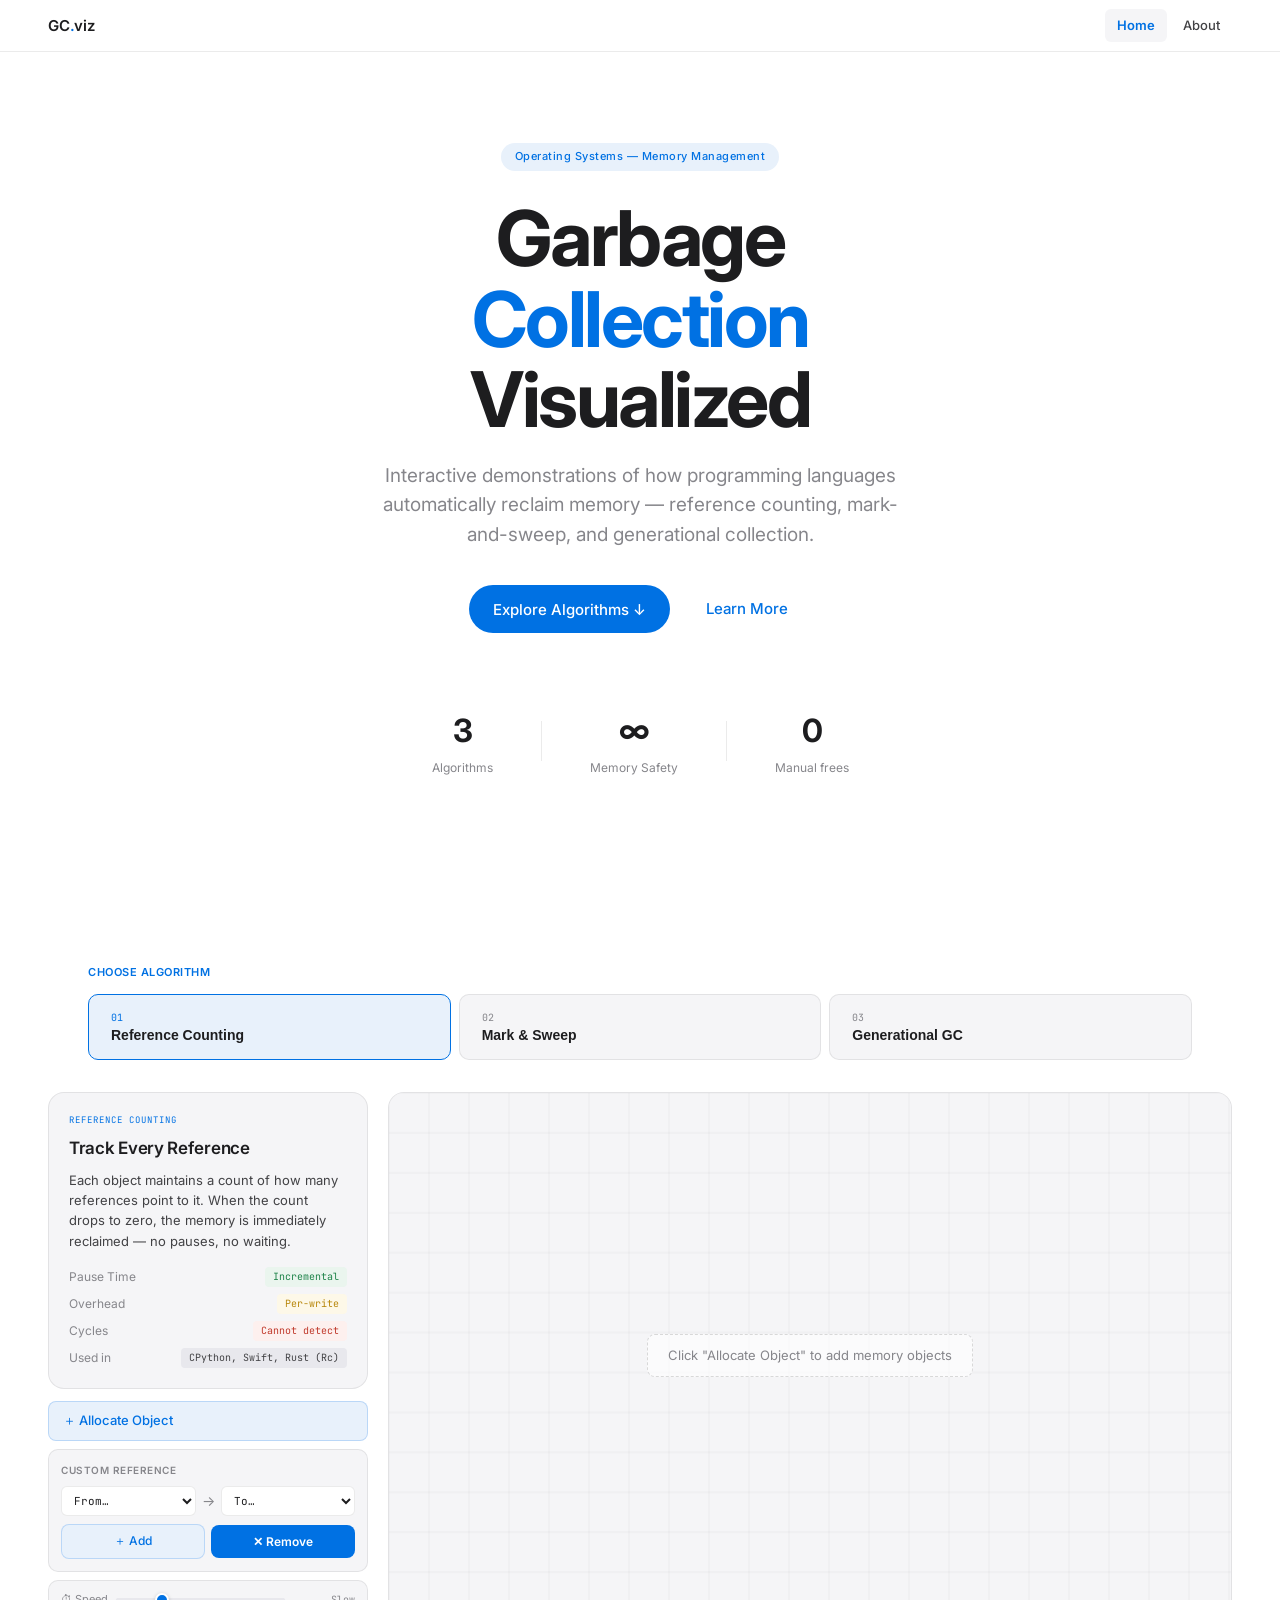
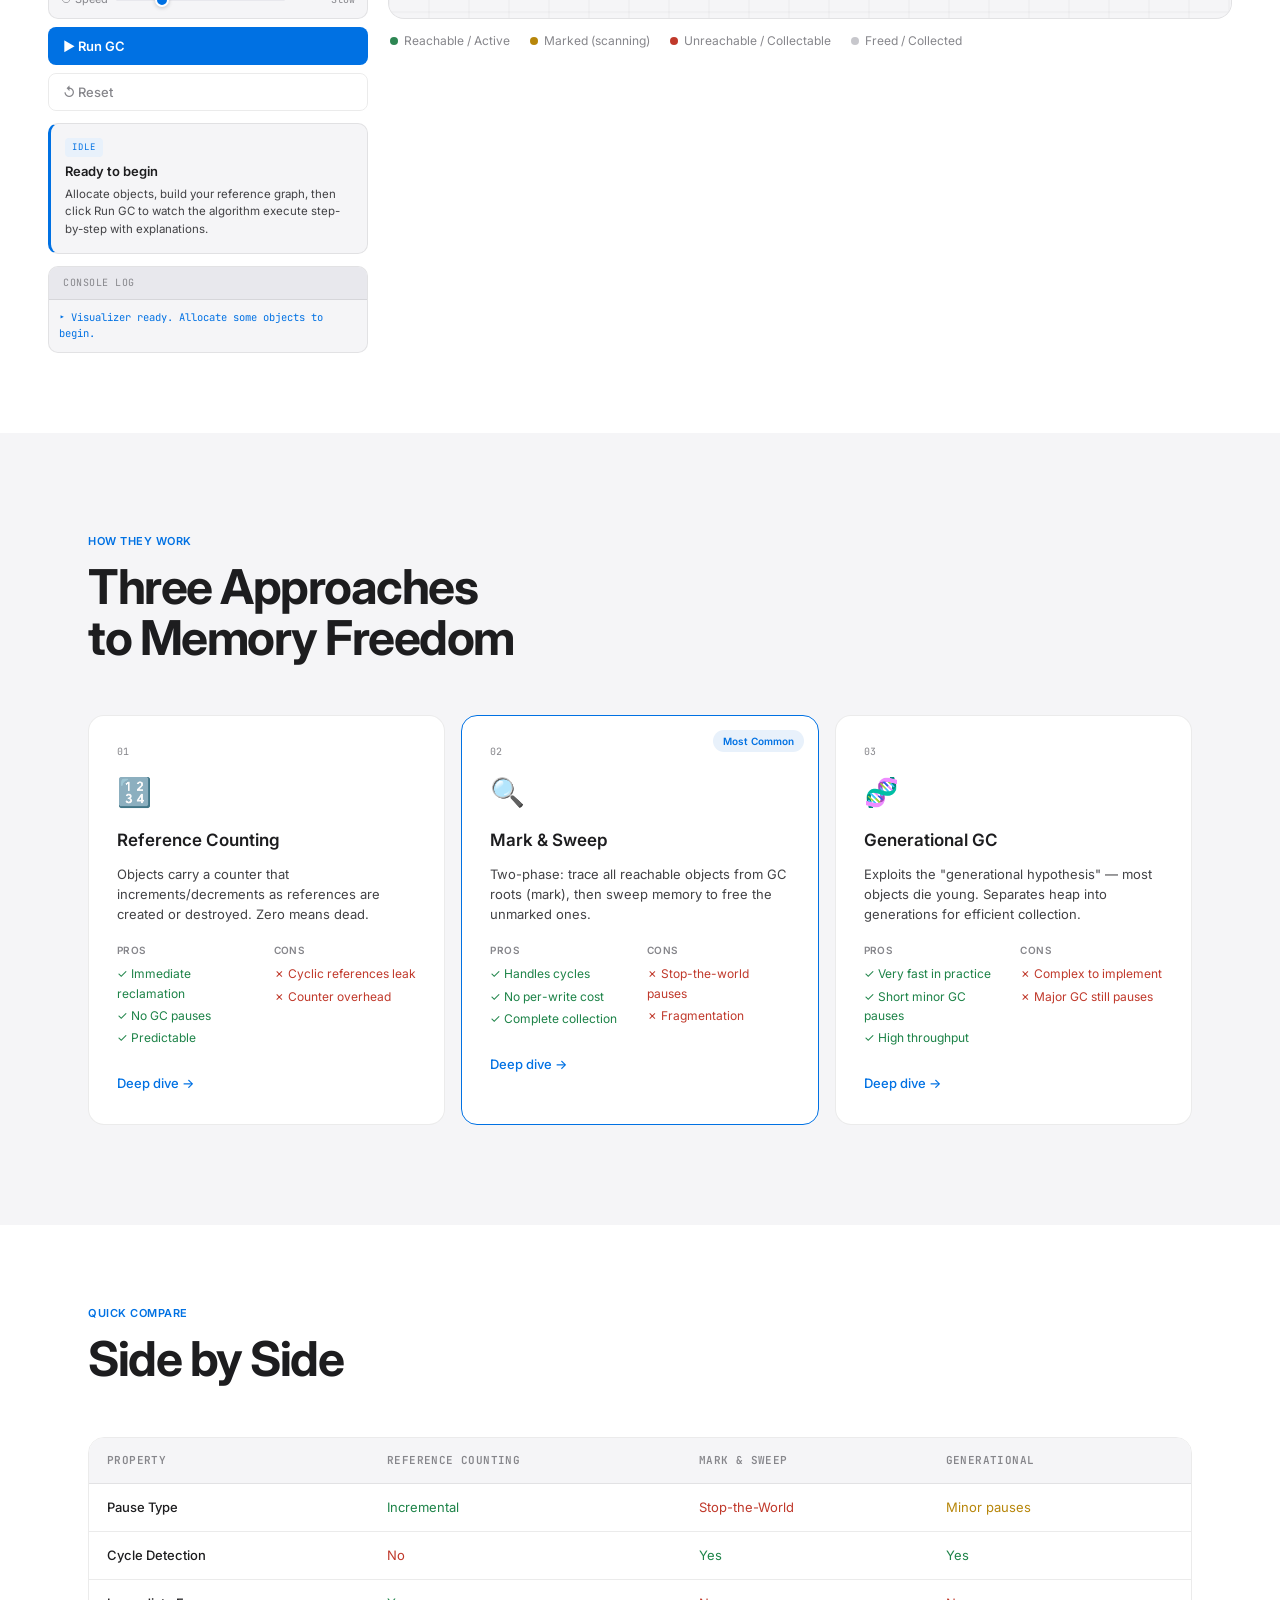
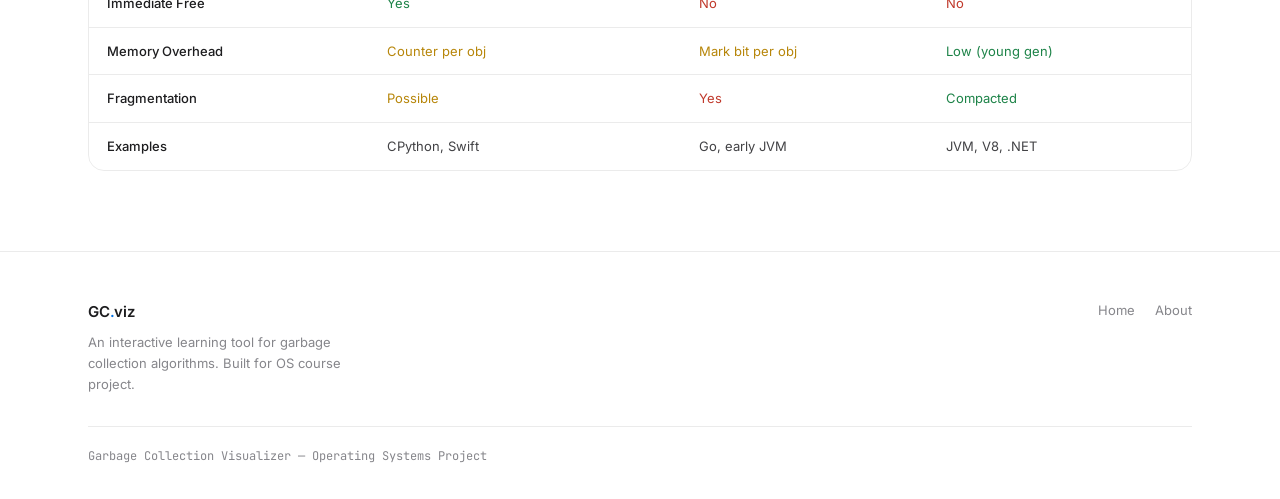
<file: Frontend/index.html>
<!DOCTYPE html>
<html lang="en">
<head>
  <meta charset="UTF-8" />
  <meta name="viewport" content="width=device-width, initial-scale=1.0"/>
  <title>GC Visualizer — Garbage Collection Algorithms</title>
  
  
  <link rel="preconnect" href="https://fonts.googleapis.com">
  <link href="https://fonts.googleapis.com/css2?family=Inter:wght@300;400;500;600;700&family=JetBrains+Mono:wght@400;500&display=swap" rel="stylesheet">
  <link rel="stylesheet" href="style.css">
</head>
<body>

<!-- NAV -->
<nav class="navbar">
  <div class="nav-logo">GC<span class="accent">.</span>viz</div>
  <div class="nav-links">
    <a href="index.html" class="active">Home</a>
    <a href="about.html">About</a>
  </div>
</nav>

<!-- HERO -->
<section class="hero">
  <div class="hero-bg">
    <div class="grid-overlay"></div>
    <div class="blob blob1"></div>
    <div class="blob blob2"></div>
    <div class="blob blob3"></div>
  </div>
  <div class="hero-content">
    <div class="hero-badge">Operating Systems — Memory Management</div>
    <h1 class="hero-title">Garbage<br><span class="outline-text">Collection</span><br>Visualized</h1>
    <p class="hero-sub">Interactive demonstrations of how programming languages automatically reclaim memory — reference counting, mark-and-sweep, and generational collection.</p>
    <div class="hero-cta">
      <button class="btn-primary" onclick="scrollToViz()">Explore Algorithms ↓</button>
      <a href="about.html" class="btn-ghost">Learn More</a>
    </div>
  </div>
  <div class="hero-stats">
    <div class="stat"><span class="stat-num">3</span><span class="stat-label">Algorithms</span></div>
    <div class="stat-divider"></div>
    <div class="stat"><span class="stat-num">∞</span><span class="stat-label">Memory Safety</span></div>
    <div class="stat-divider"></div>
    <div class="stat"><span class="stat-num">0</span><span class="stat-label">Manual frees</span></div>
  </div>
</section>

<!-- ALGORITHM SELECTOR -->
<section class="algo-selector" id="viz-section">
  <div class="container">
    <div class="section-label">Choose Algorithm</div>
    <div class="algo-tabs">
      <button class="algo-tab active" data-algo="refcount" onclick="selectAlgo('refcount')">
        <span class="tab-num">01</span>
        <span class="tab-name">Reference Counting</span>
      </button>
      <button class="algo-tab" data-algo="marksweep" onclick="selectAlgo('marksweep')">
        <span class="tab-num">02</span>
        <span class="tab-name">Mark & Sweep</span>
      </button>
      <button class="algo-tab" data-algo="generational" onclick="selectAlgo('generational')">
        <span class="tab-num">03</span>
        <span class="tab-name">Generational GC</span>
      </button>
    </div>
  </div>
</section>

<!-- MAIN VISUALIZER -->
<section class="visualizer-section">
  <div class="container wide">
    <div class="viz-layout">

      <!-- LEFT: Controls + Info -->
      <div class="viz-sidebar">
        <div class="algo-info" id="algo-info">
          <div class="algo-tag" id="algo-tag">REFERENCE COUNTING</div>
          <h2 class="algo-title" id="algo-title">Track Every Reference</h2>
          <p class="algo-desc" id="algo-desc">Each object maintains a count of how many references point to it. When the count drops to zero, the memory is immediately reclaimed — no pauses, no waiting.</p>
          <div class="algo-props">
            <div class="prop"><span class="prop-label">Pause Time</span><span class="prop-val good" id="prop-pause">Incremental</span></div>
            <div class="prop"><span class="prop-label">Overhead</span><span class="prop-val mid" id="prop-overhead">Per-write</span></div>
            <div class="prop"><span class="prop-label">Cycles</span><span class="prop-val bad" id="prop-cycles">Cannot detect</span></div>
            <div class="prop"><span class="prop-label">Used in</span><span class="prop-val" id="prop-used">CPython, Swift, Rust (Rc)</span></div>
          </div>
        </div>

        <div class="controls">
          <button class="ctrl-btn primary" id="btn-add" onclick="addObject()">＋ Allocate Object</button>

          <div class="ref-builder">
            <div class="ref-builder-label">Custom Reference</div>
            <div class="ref-row">
              <select id="ref-from" class="ref-select"><option value="">From…</option></select>
              <span class="ref-arrow-icon">→</span>
              <select id="ref-to" class="ref-select"><option value="">To…</option></select>
            </div>
            <div class="ref-row">
              <button class="ctrl-btn small primary" onclick="addCustomRef()">＋ Add</button>
              <button class="ctrl-btn small danger" onclick="removeCustomRef()">✕ Remove</button>
            </div>
          </div>

          <div class="speed-row">
            <span class="speed-label">⏱ Speed</span>
            <input type="range" id="speed-slider" min="1" max="5" value="2" class="speed-slider" oninput="updateSpeed(this.value)">
            <span class="speed-val" id="speed-val">Slow</span>
          </div>

          <button class="ctrl-btn danger" id="btn-gc" onclick="runGC()">▶ Run GC</button>
          <button class="ctrl-btn ghost" onclick="resetViz()">↺ Reset</button>
        </div>

        <!-- STEP EXPLAINER -->
        <div class="step-panel" id="step-panel">
          <div class="step-header">
            <span class="step-tag" id="step-tag">IDLE</span>
          </div>
          <div class="step-title" id="step-title">Ready to begin</div>
          <div class="step-desc" id="step-desc">Allocate objects, build your reference graph, then click Run GC to watch the algorithm execute step-by-step with explanations.</div>
          <div class="step-progress-wrap" id="step-progress-wrap" style="display:none">
            <div class="step-bar"><div class="step-fill" id="step-fill"></div></div>
            <span class="step-count" id="step-count">0 / 0</span>
          </div>
        </div>

        <div class="log-panel">
          <div class="log-header">Console Log</div>
          <div class="log-body" id="log-body">
            <div class="log-line info">▸ Visualizer ready. Allocate some objects to begin.</div>
          </div>
        </div>
      </div>

      <!-- RIGHT: Canvas -->
      <div class="viz-main">
        <div class="canvas-wrapper">
          <canvas id="gc-canvas"></canvas>
          <div class="canvas-overlay" id="canvas-overlay">
            <div class="overlay-hint">Click "Allocate Object" to add memory objects</div>
          </div>
        </div>
        <div class="legend">
          <div class="legend-item"><span class="dot green"></span>Reachable / Active</div>
          <div class="legend-item"><span class="dot yellow"></span>Marked (scanning)</div>
          <div class="legend-item"><span class="dot red"></span>Unreachable / Collectable</div>
          <div class="legend-item"><span class="dot gray"></span>Freed / Collected</div>
        </div>
      </div>
    </div>
  </div>
</section>

<!-- ALGO OVERVIEW CARDS -->
<section class="overview-section">
  <div class="container">
    <div class="section-header">
      <div class="section-label">How They Work</div>
      <h2 class="section-title">Three Approaches<br>to Memory Freedom</h2>
    </div>
    <div class="cards-grid">
      <div class="algo-card card-ref">
        <div class="card-number">01</div>
        <div class="card-icon">🔢</div>
        <h3>Reference Counting</h3>
        <p>Objects carry a counter that increments/decrements as references are created or destroyed. Zero means dead.</p>
        <div class="card-pros-cons">
          <div class="pros">
            <div class="pc-label">Pros</div>
            <div class="pc-item">✓ Immediate reclamation</div>
            <div class="pc-item">✓ No GC pauses</div>
            <div class="pc-item">✓ Predictable</div>
          </div>
          <div class="cons">
            <div class="pc-label">Cons</div>
            <div class="pc-item">✗ Cyclic references leak</div>
            <div class="pc-item">✗ Counter overhead</div>
          </div>
        </div>
        <a href="about.html#refcount" class="card-link">Deep dive →</a>
      </div>

      <div class="algo-card card-mark featured">
        <div class="card-badge">Most Common</div>
        <div class="card-number">02</div>
        <div class="card-icon">🔍</div>
        <h3>Mark & Sweep</h3>
        <p>Two-phase: trace all reachable objects from GC roots (mark), then sweep memory to free the unmarked ones.</p>
        <div class="card-pros-cons">
          <div class="pros">
            <div class="pc-label">Pros</div>
            <div class="pc-item">✓ Handles cycles</div>
            <div class="pc-item">✓ No per-write cost</div>
            <div class="pc-item">✓ Complete collection</div>
          </div>
          <div class="cons">
            <div class="pc-label">Cons</div>
            <div class="pc-item">✗ Stop-the-world pauses</div>
            <div class="pc-item">✗ Fragmentation</div>
          </div>
        </div>
        <a href="about.html#marksweep" class="card-link">Deep dive →</a>
      </div>

      <div class="algo-card card-gen">
        <div class="card-number">03</div>
        <div class="card-icon">🧬</div>
        <h3>Generational GC</h3>
        <p>Exploits the "generational hypothesis" — most objects die young. Separates heap into generations for efficient collection.</p>
        <div class="card-pros-cons">
          <div class="pros">
            <div class="pc-label">Pros</div>
            <div class="pc-item">✓ Very fast in practice</div>
            <div class="pc-item">✓ Short minor GC pauses</div>
            <div class="pc-item">✓ High throughput</div>
          </div>
          <div class="cons">
            <div class="pc-label">Cons</div>
            <div class="pc-item">✗ Complex to implement</div>
            <div class="pc-item">✗ Major GC still pauses</div>
          </div>
        </div>
        <a href="about.html#generational" class="card-link">Deep dive →</a>
      </div>
    </div>
  </div>
</section>

<!-- COMPARISON TABLE -->
<section class="compare-section">
  <div class="container">
    <div class="section-header">
      <div class="section-label">Quick Compare</div>
      <h2 class="section-title">Side by Side</h2>
    </div>
    <div class="table-wrap">
      <table class="compare-table">
        <thead>
          <tr>
            <th>Property</th>
            <th>Reference Counting</th>
            <th>Mark & Sweep</th>
            <th>Generational</th>
          </tr>
        </thead>
        <tbody>
          <tr><td>Pause Type</td><td class="good">Incremental</td><td class="bad">Stop-the-World</td><td class="mid">Minor pauses</td></tr>
          <tr><td>Cycle Detection</td><td class="bad">No</td><td class="good">Yes</td><td class="good">Yes</td></tr>
          <tr><td>Immediate Free</td><td class="good">Yes</td><td class="bad">No</td><td class="bad">No</td></tr>
          <tr><td>Memory Overhead</td><td class="mid">Counter per obj</td><td class="mid">Mark bit per obj</td><td class="good">Low (young gen)</td></tr>
          <tr><td>Fragmentation</td><td class="mid">Possible</td><td class="bad">Yes</td><td class="good">Compacted</td></tr>
          <tr><td>Examples</td><td>CPython, Swift</td><td>Go, early JVM</td><td>JVM, V8, .NET</td></tr>
        </tbody>
      </table>
    </div>
  </div>
</section>

<!-- FOOTER -->
<footer class="footer">
  <div class="container">
    <div class="footer-content">
      <div class="footer-brand">
        <div class="nav-logo">GC<span class="accent">.</span>viz</div>
        <p>An interactive learning tool for garbage collection algorithms. Built for OS course project.</p>
      </div>
      <div class="footer-links">
        <a href="index.html">Home</a>
        <a href="about.html">About</a>
      </div>
    </div>
    <div class="footer-bottom">
      <span>Garbage Collection Visualizer — Operating Systems Project</span>
    </div>
  </div>
</footer>

<script src="visualizer.js"></script>
</body>
</html>
</file>
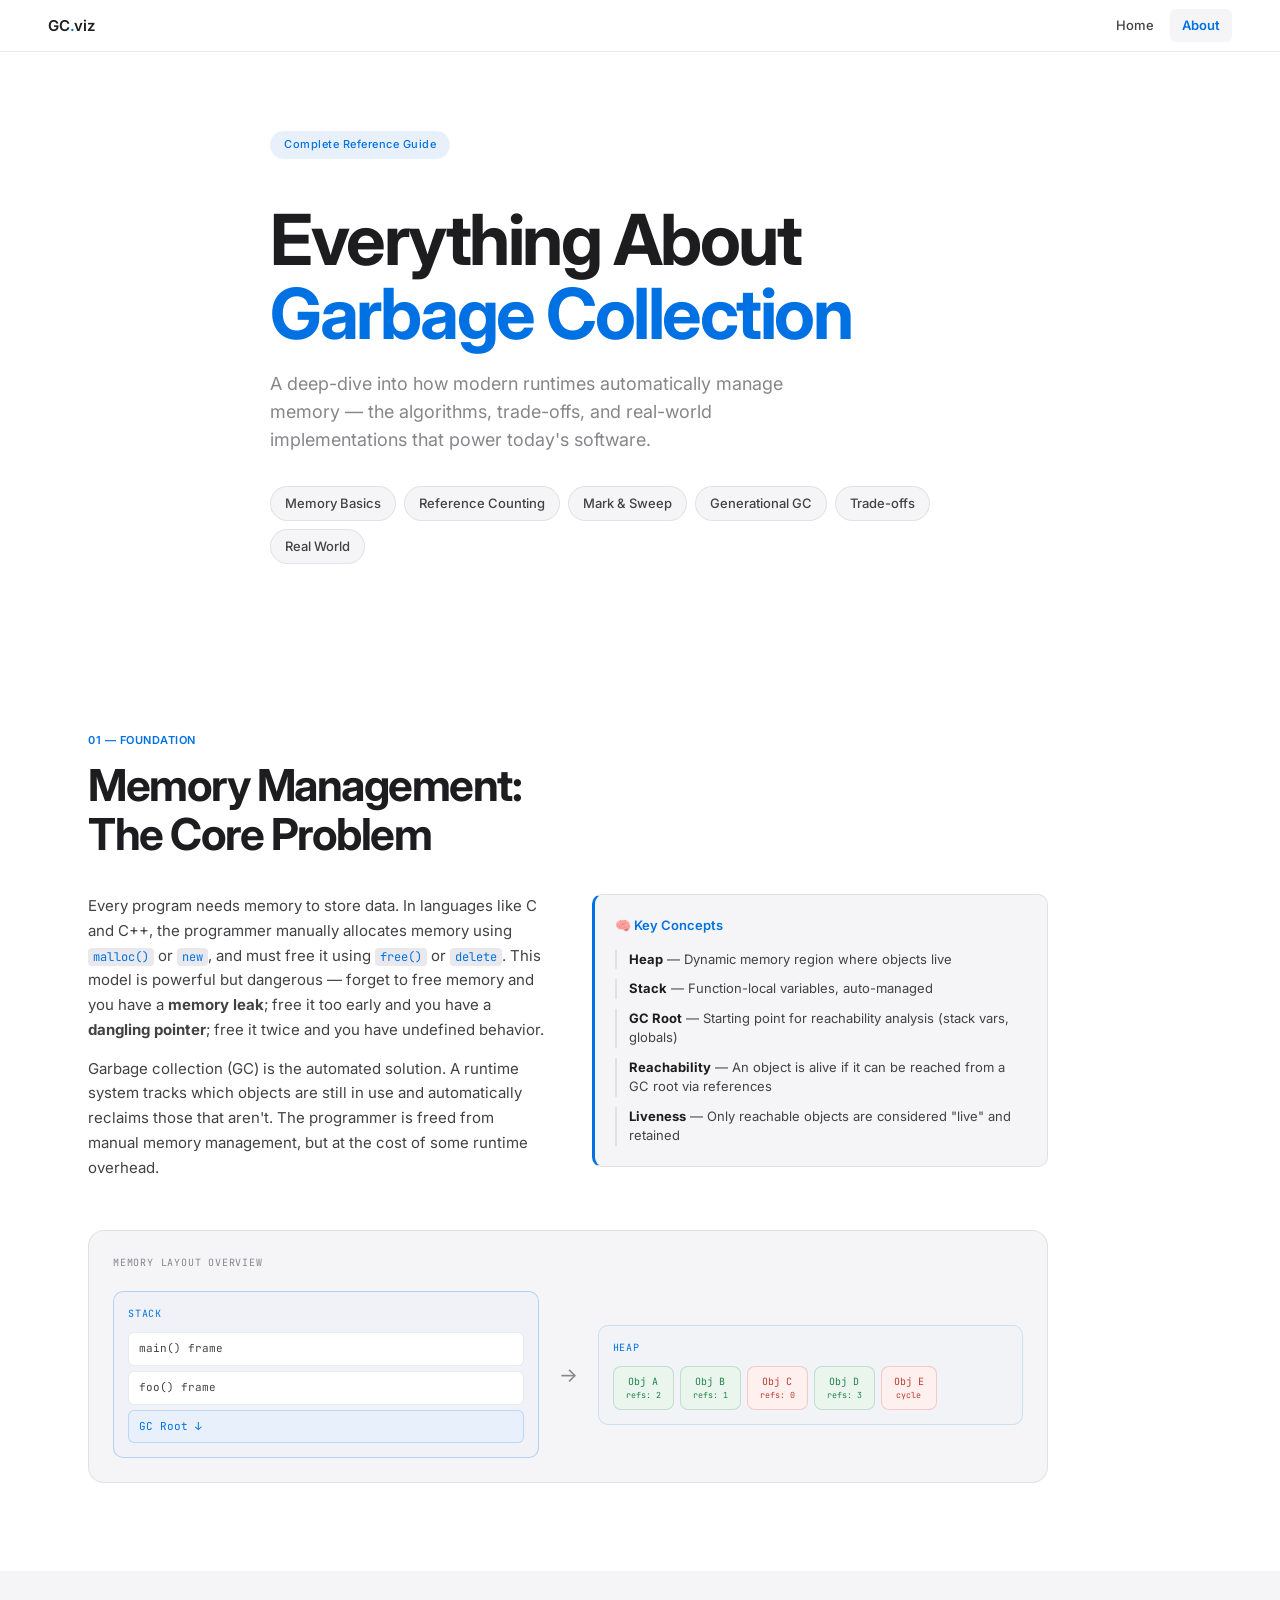
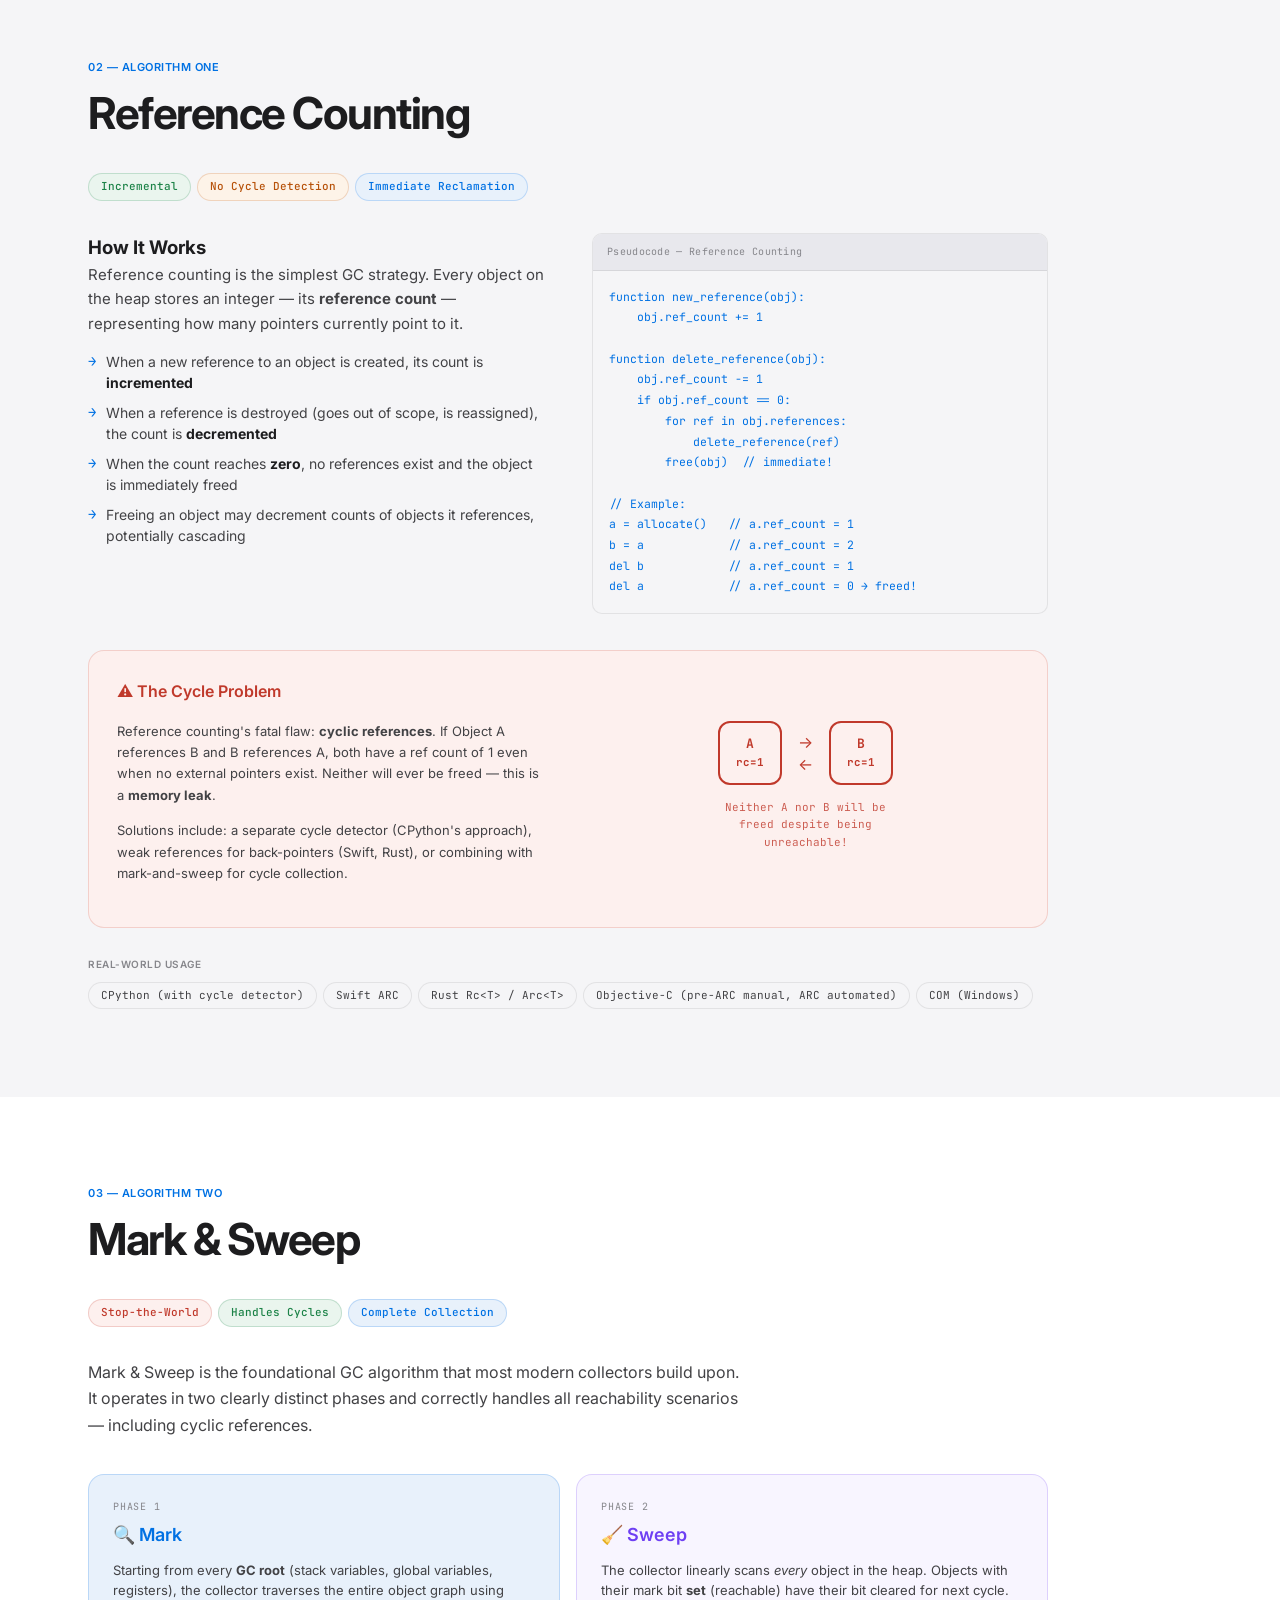
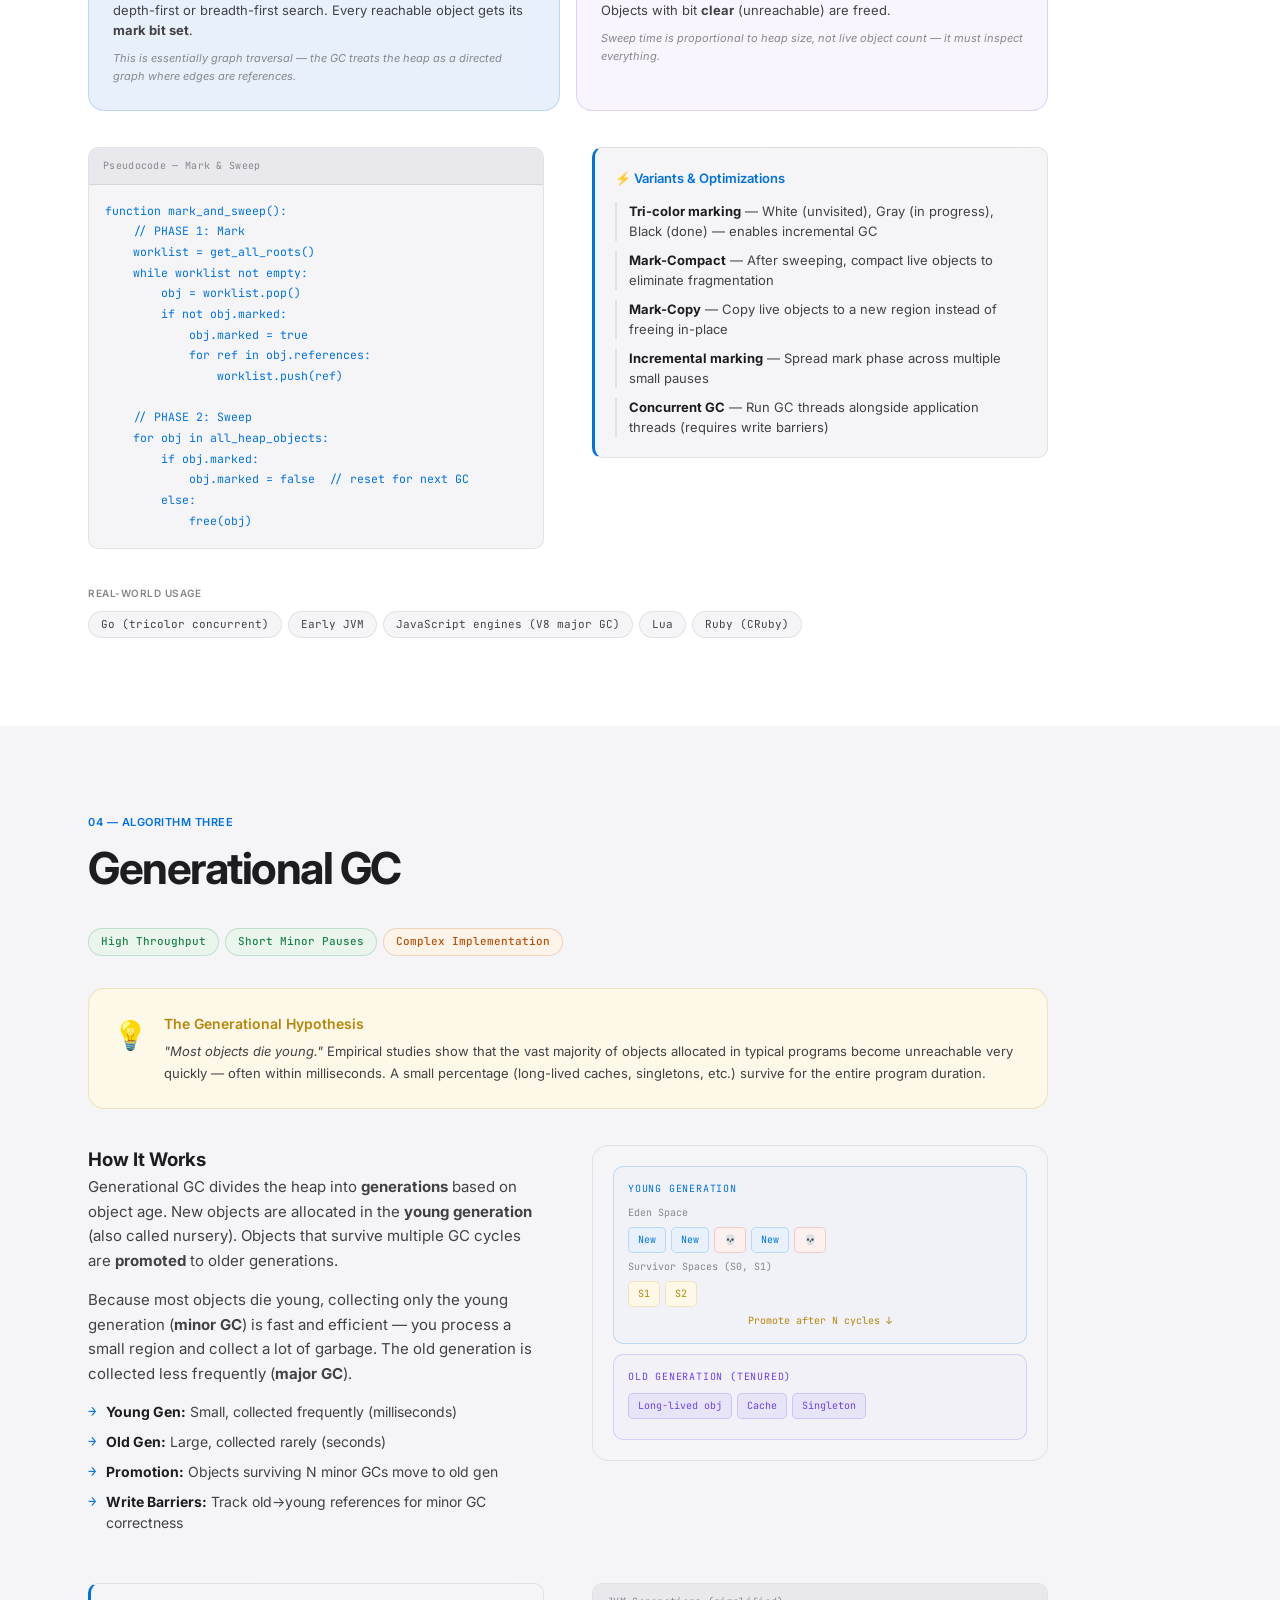
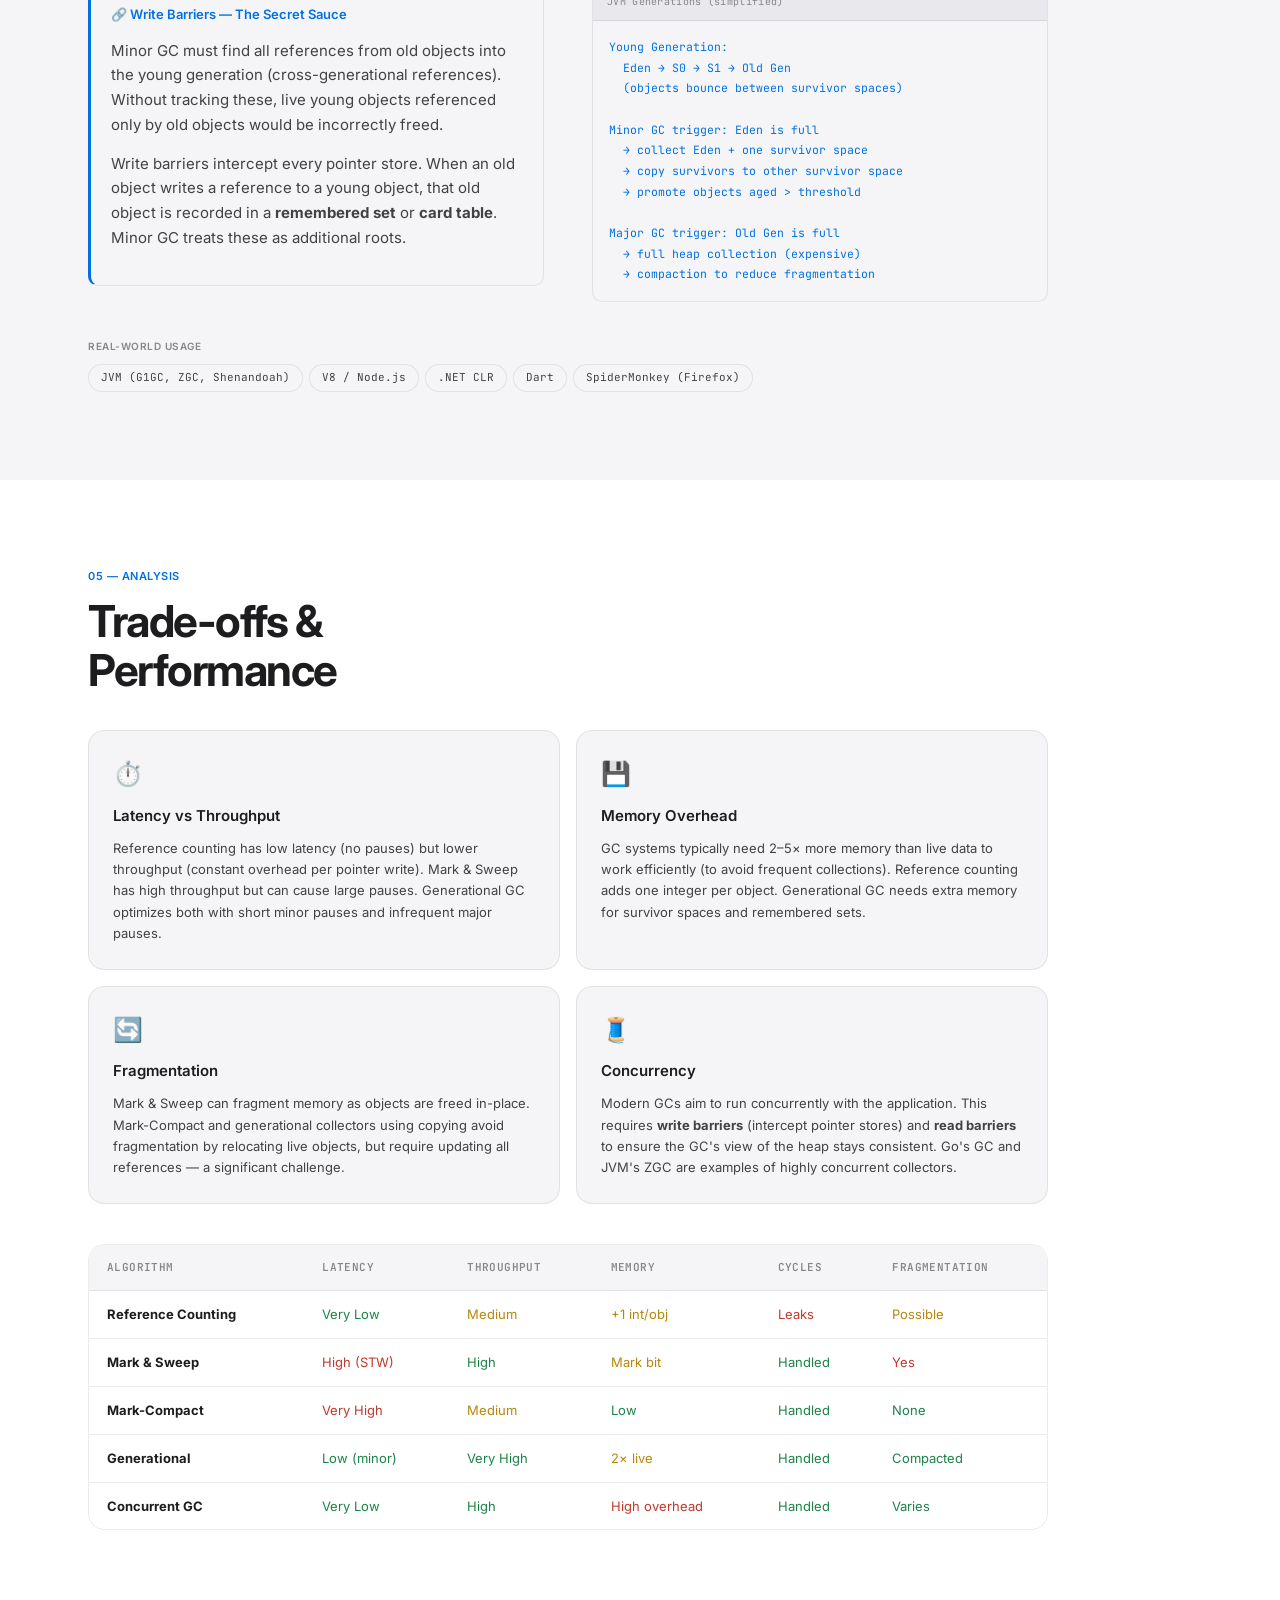
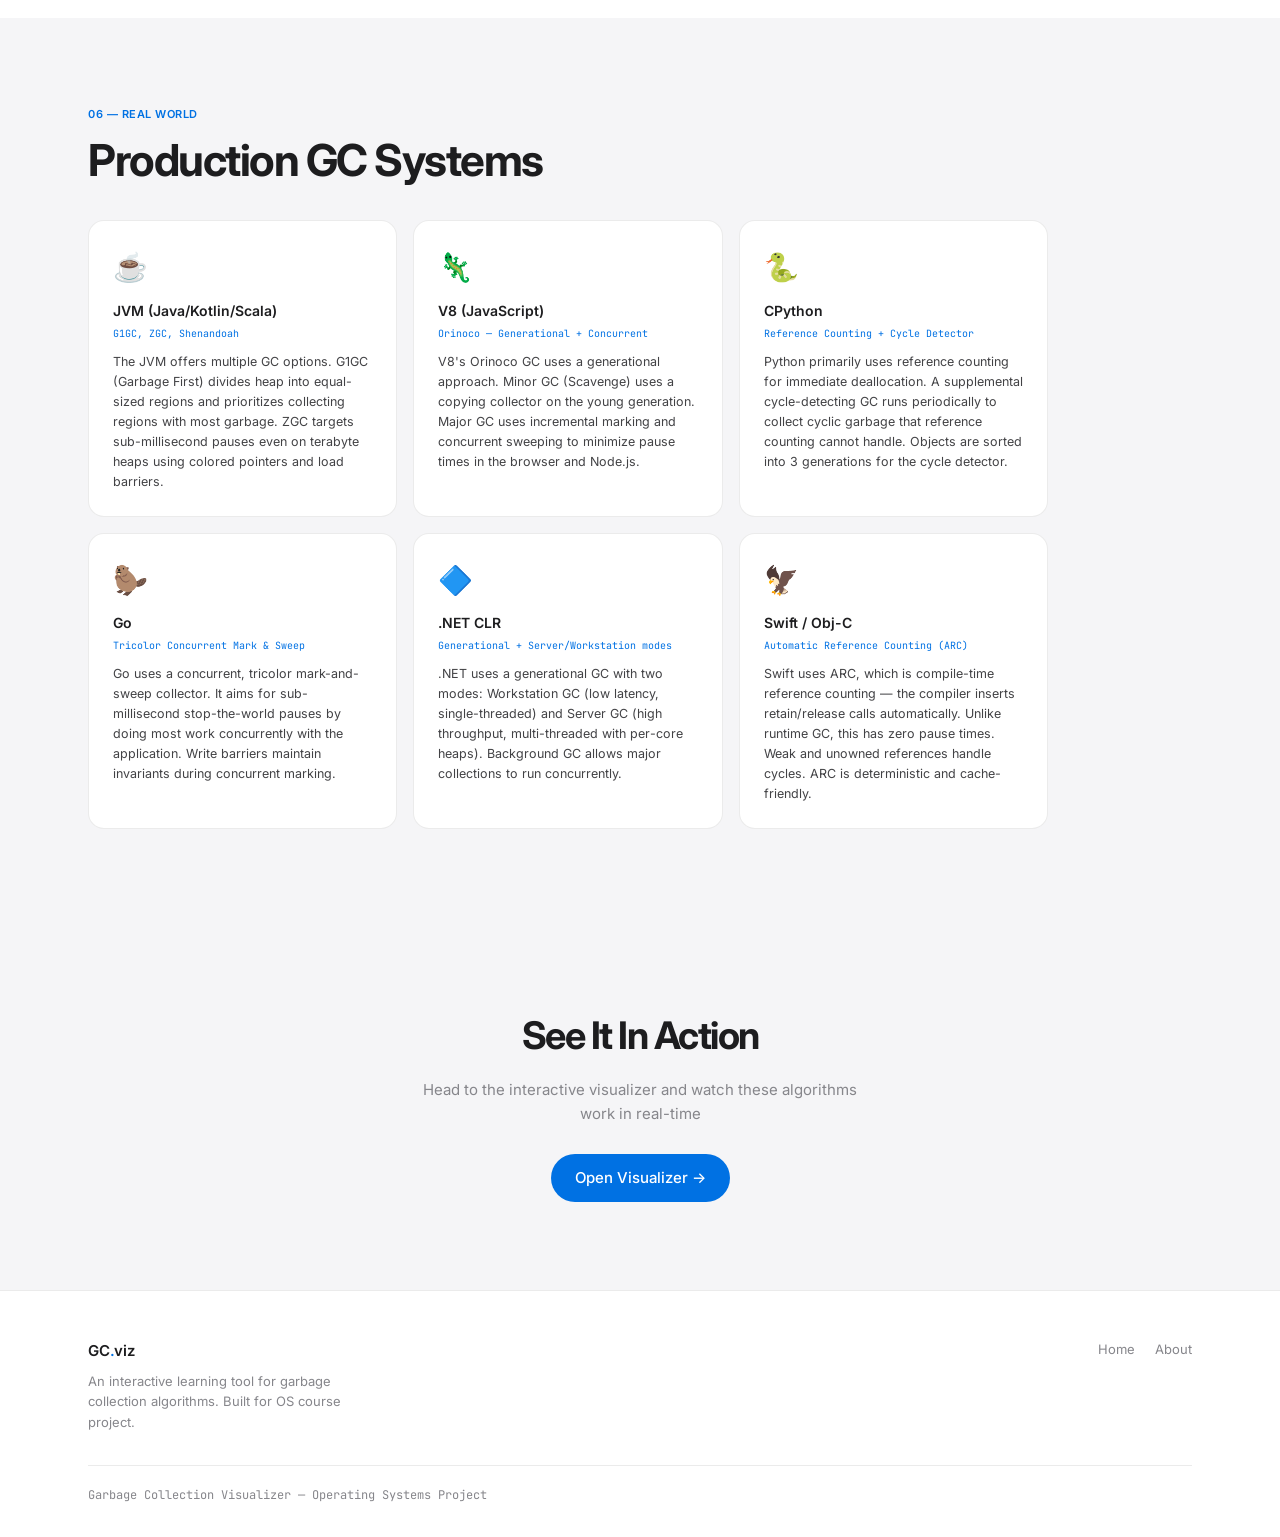
<file: Frontend/about.html>
<!DOCTYPE html>
<html lang="en">
<head>
  <meta charset="UTF-8" />
  <meta name="viewport" content="width=device-width, initial-scale=1.0"/>
  <title>About — GC Visualizer</title>
  <link rel="preconnect" href="https://fonts.googleapis.com">
  <link href="https://fonts.googleapis.com/css2?family=Inter:wght@300;400;500;600;700&family=JetBrains+Mono:wght@400;500&display=swap" rel="stylesheet">
  <link rel="stylesheet" href="style.css">
  <link rel="stylesheet" href="about.css">
</head>
<body class="about-page">

<!-- NAV -->
<nav class="navbar">
  <div class="nav-logo">GC<span class="accent">.</span>viz</div>
  <div class="nav-links">
    <a href="index.html">Home</a>
    <a href="about.html" class="active">About</a>
  </div>
</nav>

<!-- ABOUT HERO -->
<section class="about-hero">
  <div class="about-hero-bg">
    <div class="blob blob1"></div>
    <div class="blob blob2"></div>
  </div>
  <div class="container">
    <div class="about-hero-inner">
      <div class="hero-badge">Complete Reference Guide</div>
      <h1>Everything About<br><span class="outline-text">Garbage Collection</span></h1>
      <p>A deep-dive into how modern runtimes automatically manage memory — the algorithms, trade-offs, and real-world implementations that power today's software.</p>
      <div class="about-nav-pills">
        <a href="#memory-basics" class="pill">Memory Basics</a>
        <a href="#refcount" class="pill">Reference Counting</a>
        <a href="#marksweep" class="pill">Mark & Sweep</a>
        <a href="#generational" class="pill">Generational GC</a>
        <a href="#tradeoffs" class="pill">Trade-offs</a>
        <a href="#real-world" class="pill">Real World</a>
      </div>
    </div>
  </div>
</section>

<!-- MEMORY BASICS -->
<section class="content-section" id="memory-basics">
  <div class="container">
    <div class="content-block">
      <div class="block-label">01 — Foundation</div>
      <h2 class="block-title">Memory Management:<br>The Core Problem</h2>
      <div class="two-col">
        <div>
          <p>Every program needs memory to store data. In languages like C and C++, the programmer manually allocates memory using <code>malloc()</code> or <code>new</code>, and must free it using <code>free()</code> or <code>delete</code>. This model is powerful but dangerous — forget to free memory and you have a <strong>memory leak</strong>; free it too early and you have a <strong>dangling pointer</strong>; free it twice and you have undefined behavior.</p>
          <p>Garbage collection (GC) is the automated solution. A runtime system tracks which objects are still in use and automatically reclaims those that aren't. The programmer is freed from manual memory management, but at the cost of some runtime overhead.</p>
        </div>
        <div>
          <div class="info-box">
            <div class="info-box-title">🧠 Key Concepts</div>
            <div class="concept-list">
              <div class="concept"><strong>Heap</strong> — Dynamic memory region where objects live</div>
              <div class="concept"><strong>Stack</strong> — Function-local variables, auto-managed</div>
              <div class="concept"><strong>GC Root</strong> — Starting point for reachability analysis (stack vars, globals)</div>
              <div class="concept"><strong>Reachability</strong> — An object is alive if it can be reached from a GC root via references</div>
              <div class="concept"><strong>Liveness</strong> — Only reachable objects are considered "live" and retained</div>
            </div>
          </div>
        </div>
      </div>

      <div class="memory-diagram">
        <div class="mem-title">Memory Layout Overview</div>
        <div class="mem-visual">
          <div class="mem-region stack-region">
            <div class="mem-label">Stack</div>
            <div class="mem-items">
              <div class="mem-item">main() frame</div>
              <div class="mem-item">foo() frame</div>
              <div class="mem-item gc-root-tag">GC Root ↓</div>
            </div>
          </div>
          <div class="mem-arrow">→</div>
          <div class="mem-region heap-region">
            <div class="mem-label">Heap</div>
            <div class="heap-objects">
              <div class="heap-obj reachable" title="Reachable from root">Obj A<br><small>refs: 2</small></div>
              <div class="heap-obj reachable" title="Reachable">Obj B<br><small>refs: 1</small></div>
              <div class="heap-obj unreachable" title="Unreachable — will be GC'd">Obj C<br><small>refs: 0</small></div>
              <div class="heap-obj reachable" title="Reachable">Obj D<br><small>refs: 3</small></div>
              <div class="heap-obj unreachable" title="Cyclic, unreachable">Obj E<br><small>cycle</small></div>
            </div>
          </div>
        </div>
      </div>
    </div>
  </div>
</section>

<!-- REFERENCE COUNTING -->
<section class="content-section alt-bg" id="refcount">
  <div class="container">
    <div class="content-block">
      <div class="block-label">02 — Algorithm One</div>
      <h2 class="block-title">Reference Counting</h2>
      <div class="algo-badge-row">
        <span class="badge green">Incremental</span>
        <span class="badge orange">No Cycle Detection</span>
        <span class="badge blue">Immediate Reclamation</span>
      </div>

      <div class="two-col">
        <div>
          <h3>How It Works</h3>
          <p>Reference counting is the simplest GC strategy. Every object on the heap stores an integer — its <strong>reference count</strong> — representing how many pointers currently point to it.</p>
          <ul class="styled-list">
            <li>When a new reference to an object is created, its count is <strong>incremented</strong></li>
            <li>When a reference is destroyed (goes out of scope, is reassigned), the count is <strong>decremented</strong></li>
            <li>When the count reaches <strong>zero</strong>, no references exist and the object is immediately freed</li>
            <li>Freeing an object may decrement counts of objects it references, potentially cascading</li>
          </ul>
        </div>
        <div>
          <div class="code-block">
            <div class="code-header">Pseudocode — Reference Counting</div>
<pre>
function new_reference(obj):
    obj.ref_count += 1

function delete_reference(obj):
    obj.ref_count -= 1
    if obj.ref_count == 0:
        for ref in obj.references:
            delete_reference(ref)
        free(obj)  // immediate!

// Example:
a = allocate()   // a.ref_count = 1
b = a            // a.ref_count = 2
del b            // a.ref_count = 1
del a            // a.ref_count = 0 → freed!
</pre>
          </div>
        </div>
      </div>

      <div class="problem-box">
        <div class="problem-title">⚠️ The Cycle Problem</div>
        <div class="two-col">
          <div>
            <p>Reference counting's fatal flaw: <strong>cyclic references</strong>. If Object A references B and B references A, both have a ref count of 1 even when no external pointers exist. Neither will ever be freed — this is a <strong>memory leak</strong>.</p>
            <p>Solutions include: a separate cycle detector (CPython's approach), weak references for back-pointers (Swift, Rust), or combining with mark-and-sweep for cycle collection.</p>
          </div>
          <div class="cycle-visual">
            <div class="cycle-diagram">
              <div class="cy-obj">A<br><small>rc=1</small></div>
              <div class="cy-arrows">
                <div class="cy-arrow right">→</div>
                <div class="cy-arrow left">←</div>
              </div>
              <div class="cy-obj">B<br><small>rc=1</small></div>
            </div>
            <div class="cycle-note">Neither A nor B will be freed despite being unreachable!</div>
          </div>
        </div>
      </div>

      <div class="usage-row">
        <div class="usage-title">Real-world Usage</div>
        <div class="usage-pills">
          <span class="usage-pill">CPython (with cycle detector)</span>
          <span class="usage-pill">Swift ARC</span>
          <span class="usage-pill">Rust Rc&lt;T&gt; / Arc&lt;T&gt;</span>
          <span class="usage-pill">Objective-C (pre-ARC manual, ARC automated)</span>
          <span class="usage-pill">COM (Windows)</span>
        </div>
      </div>
    </div>
  </div>
</section>

<!-- MARK AND SWEEP -->
<section class="content-section" id="marksweep">
  <div class="container">
    <div class="content-block">
      <div class="block-label">03 — Algorithm Two</div>
      <h2 class="block-title">Mark & Sweep</h2>
      <div class="algo-badge-row">
        <span class="badge red">Stop-the-World</span>
        <span class="badge green">Handles Cycles</span>
        <span class="badge blue">Complete Collection</span>
      </div>

      <p class="lead">Mark & Sweep is the foundational GC algorithm that most modern collectors build upon. It operates in two clearly distinct phases and correctly handles all reachability scenarios — including cyclic references.</p>

      <div class="phases-grid">
        <div class="phase-card phase-mark">
          <div class="phase-num">Phase 1</div>
          <div class="phase-name">🔍 Mark</div>
          <p>Starting from every <strong>GC root</strong> (stack variables, global variables, registers), the collector traverses the entire object graph using depth-first or breadth-first search. Every reachable object gets its <strong>mark bit set</strong>.</p>
          <div class="phase-detail">This is essentially graph traversal — the GC treats the heap as a directed graph where edges are references.</div>
        </div>
        <div class="phase-card phase-sweep">
          <div class="phase-num">Phase 2</div>
          <div class="phase-name">🧹 Sweep</div>
          <p>The collector linearly scans <em>every</em> object in the heap. Objects with their mark bit <strong>set</strong> (reachable) have their bit cleared for next cycle. Objects with bit <strong>clear</strong> (unreachable) are freed.</p>
          <div class="phase-detail">Sweep time is proportional to heap size, not live object count — it must inspect everything.</div>
        </div>
      </div>

      <div class="two-col mt-4">
        <div>
          <div class="code-block">
            <div class="code-header">Pseudocode — Mark & Sweep</div>
<pre>
function mark_and_sweep():
    // PHASE 1: Mark
    worklist = get_all_roots()
    while worklist not empty:
        obj = worklist.pop()
        if not obj.marked:
            obj.marked = true
            for ref in obj.references:
                worklist.push(ref)

    // PHASE 2: Sweep
    for obj in all_heap_objects:
        if obj.marked:
            obj.marked = false  // reset for next GC
        else:
            free(obj)
</pre>
          </div>
        </div>
        <div>
          <div class="info-box">
            <div class="info-box-title">⚡ Variants & Optimizations</div>
            <div class="concept-list">
              <div class="concept"><strong>Tri-color marking</strong> — White (unvisited), Gray (in progress), Black (done) — enables incremental GC</div>
              <div class="concept"><strong>Mark-Compact</strong> — After sweeping, compact live objects to eliminate fragmentation</div>
              <div class="concept"><strong>Mark-Copy</strong> — Copy live objects to a new region instead of freeing in-place</div>
              <div class="concept"><strong>Incremental marking</strong> — Spread mark phase across multiple small pauses</div>
              <div class="concept"><strong>Concurrent GC</strong> — Run GC threads alongside application threads (requires write barriers)</div>
            </div>
          </div>
        </div>
      </div>

      <div class="usage-row">
        <div class="usage-title">Real-world Usage</div>
        <div class="usage-pills">
          <span class="usage-pill">Go (tricolor concurrent)</span>
          <span class="usage-pill">Early JVM</span>
          <span class="usage-pill">JavaScript engines (V8 major GC)</span>
          <span class="usage-pill">Lua</span>
          <span class="usage-pill">Ruby (CRuby)</span>
        </div>
      </div>
    </div>
  </div>
</section>

<!-- GENERATIONAL GC -->
<section class="content-section alt-bg" id="generational">
  <div class="container">
    <div class="content-block">
      <div class="block-label">04 — Algorithm Three</div>
      <h2 class="block-title">Generational GC</h2>
      <div class="algo-badge-row">
        <span class="badge green">High Throughput</span>
        <span class="badge green">Short Minor Pauses</span>
        <span class="badge orange">Complex Implementation</span>
      </div>

      <div class="hypothesis-box">
        <div class="hyp-icon">💡</div>
        <div>
          <div class="hyp-title">The Generational Hypothesis</div>
          <p><em>"Most objects die young."</em> Empirical studies show that the vast majority of objects allocated in typical programs become unreachable very quickly — often within milliseconds. A small percentage (long-lived caches, singletons, etc.) survive for the entire program duration.</p>
        </div>
      </div>

      <div class="two-col">
        <div>
          <h3>How It Works</h3>
          <p>Generational GC divides the heap into <strong>generations</strong> based on object age. New objects are allocated in the <strong>young generation</strong> (also called nursery). Objects that survive multiple GC cycles are <strong>promoted</strong> to older generations.</p>
          <p>Because most objects die young, collecting only the young generation (<strong>minor GC</strong>) is fast and efficient — you process a small region and collect a lot of garbage. The old generation is collected less frequently (<strong>major GC</strong>).</p>
          <ul class="styled-list">
            <li><strong>Young Gen:</strong> Small, collected frequently (milliseconds)</li>
            <li><strong>Old Gen:</strong> Large, collected rarely (seconds)</li>
            <li><strong>Promotion:</strong> Objects surviving N minor GCs move to old gen</li>
            <li><strong>Write Barriers:</strong> Track old→young references for minor GC correctness</li>
          </ul>
        </div>
        <div>
          <div class="gen-diagram">
            <div class="gen-visual">
              <div class="gen-region young-gen">
                <div class="gen-label">Young Generation</div>
                <div class="gen-sub">Eden Space</div>
                <div class="gen-objs">
                  <div class="gen-obj new-obj">New</div>
                  <div class="gen-obj new-obj">New</div>
                  <div class="gen-obj dying-obj">💀</div>
                  <div class="gen-obj new-obj">New</div>
                  <div class="gen-obj dying-obj">💀</div>
                </div>
                <div class="gen-sub">Survivor Spaces (S0, S1)</div>
                <div class="gen-objs">
                  <div class="gen-obj survivor-obj">S1</div>
                  <div class="gen-obj survivor-obj">S2</div>
                </div>
                <div class="promo-arrow">Promote after N cycles ↓</div>
              </div>
              <div class="gen-region old-gen">
                <div class="gen-label">Old Generation (Tenured)</div>
                <div class="gen-objs">
                  <div class="gen-obj old-obj">Long-lived obj</div>
                  <div class="gen-obj old-obj">Cache</div>
                  <div class="gen-obj old-obj">Singleton</div>
                </div>
              </div>
            </div>
          </div>
        </div>
      </div>

      <div class="two-col mt-4">
        <div>
          <div class="info-box">
            <div class="info-box-title">🔗 Write Barriers — The Secret Sauce</div>
            <p>Minor GC must find all references from old objects into the young generation (cross-generational references). Without tracking these, live young objects referenced only by old objects would be incorrectly freed.</p>
            <p>Write barriers intercept every pointer store. When an old object writes a reference to a young object, that old object is recorded in a <strong>remembered set</strong> or <strong>card table</strong>. Minor GC treats these as additional roots.</p>
          </div>
        </div>
        <div>
          <div class="code-block">
            <div class="code-header">JVM Generations (simplified)</div>
<pre>
Young Generation:
  Eden → S0 → S1 → Old Gen
  (objects bounce between survivor spaces)

Minor GC trigger: Eden is full
  → collect Eden + one survivor space
  → copy survivors to other survivor space
  → promote objects aged > threshold

Major GC trigger: Old Gen is full
  → full heap collection (expensive)
  → compaction to reduce fragmentation
</pre>
          </div>
        </div>
      </div>

      <div class="usage-row">
        <div class="usage-title">Real-world Usage</div>
        <div class="usage-pills">
          <span class="usage-pill">JVM (G1GC, ZGC, Shenandoah)</span>
          <span class="usage-pill">V8 / Node.js</span>
          <span class="usage-pill">.NET CLR</span>
          <span class="usage-pill">Dart</span>
          <span class="usage-pill">SpiderMonkey (Firefox)</span>
        </div>
      </div>
    </div>
  </div>
</section>

<!-- TRADE-OFFS -->
<section class="content-section" id="tradeoffs">
  <div class="container">
    <div class="content-block">
      <div class="block-label">05 — Analysis</div>
      <h2 class="block-title">Trade-offs &<br>Performance</h2>

      <div class="tradeoff-grid">
        <div class="tradeoff-card">
          <div class="to-icon">⏱️</div>
          <h3>Latency vs Throughput</h3>
          <p>Reference counting has low latency (no pauses) but lower throughput (constant overhead per pointer write). Mark & Sweep has high throughput but can cause large pauses. Generational GC optimizes both with short minor pauses and infrequent major pauses.</p>
        </div>
        <div class="tradeoff-card">
          <div class="to-icon">💾</div>
          <h3>Memory Overhead</h3>
          <p>GC systems typically need 2–5× more memory than live data to work efficiently (to avoid frequent collections). Reference counting adds one integer per object. Generational GC needs extra memory for survivor spaces and remembered sets.</p>
        </div>
        <div class="tradeoff-card">
          <div class="to-icon">🔄</div>
          <h3>Fragmentation</h3>
          <p>Mark & Sweep can fragment memory as objects are freed in-place. Mark-Compact and generational collectors using copying avoid fragmentation by relocating live objects, but require updating all references — a significant challenge.</p>
        </div>
        <div class="tradeoff-card">
          <div class="to-icon">🧵</div>
          <h3>Concurrency</h3>
          <p>Modern GCs aim to run concurrently with the application. This requires <strong>write barriers</strong> (intercept pointer stores) and <strong>read barriers</strong> to ensure the GC's view of the heap stays consistent. Go's GC and JVM's ZGC are examples of highly concurrent collectors.</p>
        </div>
      </div>

      <div class="perf-table-wrap">
        <table class="compare-table">
          <thead>
            <tr>
              <th>Algorithm</th>
              <th>Latency</th>
              <th>Throughput</th>
              <th>Memory</th>
              <th>Cycles</th>
              <th>Fragmentation</th>
            </tr>
          </thead>
          <tbody>
            <tr>
              <td><strong>Reference Counting</strong></td>
              <td class="good">Very Low</td>
              <td class="mid">Medium</td>
              <td class="mid">+1 int/obj</td>
              <td class="bad">Leaks</td>
              <td class="mid">Possible</td>
            </tr>
            <tr>
              <td><strong>Mark & Sweep</strong></td>
              <td class="bad">High (STW)</td>
              <td class="good">High</td>
              <td class="mid">Mark bit</td>
              <td class="good">Handled</td>
              <td class="bad">Yes</td>
            </tr>
            <tr>
              <td><strong>Mark-Compact</strong></td>
              <td class="bad">Very High</td>
              <td class="mid">Medium</td>
              <td class="good">Low</td>
              <td class="good">Handled</td>
              <td class="good">None</td>
            </tr>
            <tr>
              <td><strong>Generational</strong></td>
              <td class="good">Low (minor)</td>
              <td class="good">Very High</td>
              <td class="mid">2× live</td>
              <td class="good">Handled</td>
              <td class="good">Compacted</td>
            </tr>
            <tr>
              <td><strong>Concurrent GC</strong></td>
              <td class="good">Very Low</td>
              <td class="good">High</td>
              <td class="bad">High overhead</td>
              <td class="good">Handled</td>
              <td class="good">Varies</td>
            </tr>
          </tbody>
        </table>
      </div>
    </div>
  </div>
</section>

<!-- REAL WORLD -->
<section class="content-section alt-bg" id="real-world">
  <div class="container">
    <div class="content-block">
      <div class="block-label">06 — Real World</div>
      <h2 class="block-title">Production GC Systems</h2>
      <div class="runtime-grid">
        <div class="runtime-card">
          <div class="runtime-icon">☕</div>
          <div class="runtime-name">JVM (Java/Kotlin/Scala)</div>
          <div class="runtime-gc">G1GC, ZGC, Shenandoah</div>
          <p>The JVM offers multiple GC options. G1GC (Garbage First) divides heap into equal-sized regions and prioritizes collecting regions with most garbage. ZGC targets sub-millisecond pauses even on terabyte heaps using colored pointers and load barriers.</p>
        </div>
        <div class="runtime-card">
          <div class="runtime-icon">🦎</div>
          <div class="runtime-name">V8 (JavaScript)</div>
          <div class="runtime-gc">Orinoco — Generational + Concurrent</div>
          <p>V8's Orinoco GC uses a generational approach. Minor GC (Scavenge) uses a copying collector on the young generation. Major GC uses incremental marking and concurrent sweeping to minimize pause times in the browser and Node.js.</p>
        </div>
        <div class="runtime-card">
          <div class="runtime-icon">🐍</div>
          <div class="runtime-name">CPython</div>
          <div class="runtime-gc">Reference Counting + Cycle Detector</div>
          <p>Python primarily uses reference counting for immediate deallocation. A supplemental cycle-detecting GC runs periodically to collect cyclic garbage that reference counting cannot handle. Objects are sorted into 3 generations for the cycle detector.</p>
        </div>
        <div class="runtime-card">
          <div class="runtime-icon">🦫</div>
          <div class="runtime-name">Go</div>
          <div class="runtime-gc">Tricolor Concurrent Mark & Sweep</div>
          <p>Go uses a concurrent, tricolor mark-and-sweep collector. It aims for sub-millisecond stop-the-world pauses by doing most work concurrently with the application. Write barriers maintain invariants during concurrent marking.</p>
        </div>
        <div class="runtime-card">
          <div class="runtime-icon">🔷</div>
          <div class="runtime-name">.NET CLR</div>
          <div class="runtime-gc">Generational + Server/Workstation modes</div>
          <p>.NET uses a generational GC with two modes: Workstation GC (low latency, single-threaded) and Server GC (high throughput, multi-threaded with per-core heaps). Background GC allows major collections to run concurrently.</p>
        </div>
        <div class="runtime-card">
          <div class="runtime-icon">🦅</div>
          <div class="runtime-name">Swift / Obj-C</div>
          <div class="runtime-gc">Automatic Reference Counting (ARC)</div>
          <p>Swift uses ARC, which is compile-time reference counting — the compiler inserts retain/release calls automatically. Unlike runtime GC, this has zero pause times. Weak and unowned references handle cycles. ARC is deterministic and cache-friendly.</p>
        </div>
      </div>
    </div>
  </div>
</section>

<!-- CTA -->
<section class="cta-section">
  <div class="container">
    <div class="cta-inner">
      <h2>See It In Action</h2>
      <p>Head to the interactive visualizer and watch these algorithms work in real-time</p>
      <a href="index.html#viz-section" class="btn-primary">Open Visualizer →</a>
    </div>
  </div>
</section>

<!-- FOOTER -->
<footer class="footer">
  <div class="container">
    <div class="footer-content">
      <div class="footer-brand">
        <div class="nav-logo">GC<span class="accent">.</span>viz</div>
        <p>An interactive learning tool for garbage collection algorithms. Built for OS course project.</p>
      </div>
      <div class="footer-links">
        <a href="index.html">Home</a>
        <a href="about.html">About</a>
      </div>
    </div>
    <div class="footer-bottom">
      <span>Garbage Collection Visualizer — Operating Systems Project</span>
    </div>
  </div>
</footer>

<script src="about.js"></script>
</body>
</html>
</file>
<file: Frontend/style.css>
/* =========================================
   GC VISUALIZER — APPLE MINIMAL
   ========================================= */

@import url('https://fonts.googleapis.com/css2?family=Inter:wght@300;400;500;600;700&family=JetBrains+Mono:wght@400;500&display=swap');

:root {
  --bg:        #ffffff;
  --bg-2:      #f5f5f7;
  --bg-3:      #e8e8ed;
  --surface:   #ffffff;
  --surface-2: #f5f5f7;
  --border:    rgba(0,0,0,0.08);
  --border-md: rgba(0,0,0,0.14);

  --accent:    #0071e3;
  --accent-dim:#e8f1fb;
  --green:     #1d8348;
  --green-dim: #eaf5ee;
  --red:       #c0392b;
  --red-dim:   #fdf0ee;
  --yellow:    #b7860a;
  --yellow-dim:#fdf8e8;

  --text:      #1d1d1f;
  --text-2:    #424245;
  --text-3:    #86868b;

  --font:      'Inter', -apple-system, BlinkMacSystemFont, sans-serif;
  --mono:      'JetBrains Mono', 'SF Mono', monospace;

  --r:         10px;
  --r-lg:      16px;
  --ease:      cubic-bezier(0.4, 0, 0.2, 1);
  --t:         0.2s var(--ease);
}

*, *::before, *::after { margin:0; padding:0; box-sizing:border-box; }
html { scroll-behavior: smooth; -webkit-font-smoothing: antialiased; }

body {
  background: var(--bg);
  color: var(--text);
  font-family: var(--font);
  font-size: 16px;
  line-height: 1.6;
  overflow-x: hidden;
}

/* ── NAV ── */
.navbar {
  position: fixed;
  top: 0; left: 0; right: 0;
  z-index: 100;
  display: flex;
  align-items: center;
  justify-content: space-between;
  padding: 0 48px;
  height: 52px;
  background: rgba(255,255,255,0.82);
  backdrop-filter: saturate(180%) blur(20px);
  border-bottom: 1px solid var(--border);
}

.nav-logo {
  font-size: 15px;
  font-weight: 600;
  letter-spacing: -0.2px;
  color: var(--text);
}
.nav-logo .accent { color: var(--accent); }

.nav-links { display: flex; gap: 4px; }
.nav-links a {
  font-size: 13px;
  font-weight: 500;
  color: var(--text-2);
  text-decoration: none;
  padding: 6px 12px;
  border-radius: 6px;
  transition: background var(--t), color var(--t);
}
.nav-links a:hover  { background: var(--bg-2); color: var(--text); }
.nav-links a.active { background: var(--bg-2); color: var(--accent); font-weight: 600; }

/* ── HERO ── */
.hero {
  min-height: 100vh;
  display: flex;
  flex-direction: column;
  align-items: center;
  justify-content: center;
  padding: 100px 48px 80px;
  text-align: center;
}

.hero-bg, .grid-overlay, .blob { display: none; }

.hero-badge {
  display: inline-block;
  font-size: 11px;
  font-weight: 500;
  letter-spacing: 0.5px;
  color: var(--accent);
  background: var(--accent-dim);
  padding: 5px 14px;
  border-radius: 20px;
  margin-bottom: 28px;
  animation: fadeUp 0.5s ease both;
}

.hero-title {
  font-size: clamp(48px, 6vw, 80px);
  font-weight: 700;
  line-height: 1.05;
  letter-spacing: -2.5px;
  color: var(--text);
  margin-bottom: 20px;
  animation: fadeUp 0.5s 0.08s ease both;
}

.outline-text {
  color: var(--accent);
  -webkit-text-stroke: 0;
}

.hero-sub {
  font-size: 19px;
  font-weight: 400;
  color: var(--text-3);
  max-width: 520px;
  margin: 0 auto 36px;
  line-height: 1.55;
  animation: fadeUp 0.5s 0.16s ease both;
}

.hero-cta {
  display: flex;
  gap: 12px;
  justify-content: center;
  animation: fadeUp 0.5s 0.24s ease both;
}

.btn-primary {
  background: var(--accent);
  color: #fff;
  border: none;
  padding: 12px 24px;
  border-radius: 980px;
  font-family: var(--font);
  font-size: 15px;
  font-weight: 500;
  cursor: pointer;
  text-decoration: none;
  display: inline-block;
  transition: opacity var(--t), transform var(--t);
}
.btn-primary:hover { opacity: 0.85; transform: translateY(-1px); }

.btn-ghost {
  background: transparent;
  color: var(--accent);
  border: none;
  padding: 12px 24px;
  border-radius: 980px;
  font-size: 15px;
  font-weight: 500;
  cursor: pointer;
  text-decoration: none;
  display: inline-block;
  transition: background var(--t);
}
.btn-ghost:hover { background: var(--accent-dim); }

.hero-stats {
  display: flex;
  align-items: center;
  gap: 48px;
  margin-top: 72px;
  animation: fadeUp 0.5s 0.32s ease both;
}
.stat { display: flex; flex-direction: column; align-items: center; gap: 2px; }
.stat-num { font-size: 32px; font-weight: 700; letter-spacing: -1px; color: var(--text); }
.stat-label { font-size: 12px; color: var(--text-3); }
.stat-divider { width: 1px; height: 40px; background: var(--border); }

@keyframes fadeUp {
  from { opacity:0; transform:translateY(16px); }
  to   { opacity:1; transform:translateY(0); }
}

/* ── CONTAINERS ── */
.container       { max-width: 1200px; margin: 0 auto; padding: 0 48px; }
.container.wide  { max-width: 1360px; }

.section-label {
  font-size: 11px;
  font-weight: 600;
  letter-spacing: 0.5px;
  color: var(--accent);
  margin-bottom: 12px;
  text-transform: uppercase;
}

/* ── ALGO SELECTOR ── */
.algo-selector { padding: 64px 0 0; }

.algo-tabs { display: flex; gap: 8px; flex-wrap: wrap; }

.algo-tab {
  display: flex;
  flex-direction: column;
  gap: 3px;
  padding: 16px 22px;
  background: var(--bg-2);
  border: 1px solid var(--border);
  border-radius: var(--r);
  cursor: pointer;
  transition: background var(--t), border-color var(--t);
  text-align: left;
  flex: 1;
  min-width: 180px;
}
.algo-tab:hover { background: var(--bg-3); }
.algo-tab.active { background: var(--accent-dim); border-color: var(--accent); }

.tab-num {
  font-family: var(--mono);
  font-size: 10px;
  color: var(--text-3);
}
.algo-tab.active .tab-num { color: var(--accent); }

.tab-name {
  font-size: 14px;
  font-weight: 600;
  color: var(--text);
}

/* ── VISUALIZER ── */
.visualizer-section { padding: 32px 0 80px; }

.viz-layout {
  display: grid;
  grid-template-columns: 320px 1fr;
  gap: 20px;
  align-items: start;
}

.viz-sidebar {
  display: flex;
  flex-direction: column;
  gap: 12px;
  position: sticky;
  top: 68px;
}

.algo-info {
  background: var(--bg-2);
  border: 1px solid var(--border);
  border-radius: var(--r-lg);
  padding: 20px;
}

.algo-tag {
  font-family: var(--mono);
  font-size: 9px;
  letter-spacing: 1px;
  text-transform: uppercase;
  color: var(--accent);
  margin-bottom: 8px;
}

.algo-title {
  font-size: 17px;
  font-weight: 600;
  margin-bottom: 8px;
  letter-spacing: -0.3px;
}

.algo-desc {
  font-size: 13px;
  color: var(--text-2);
  line-height: 1.55;
  margin-bottom: 16px;
}

.algo-props { display: flex; flex-direction: column; gap: 7px; }

.prop { display: flex; justify-content: space-between; align-items: center; font-size: 12px; }
.prop-label { color: var(--text-3); }

.prop-val {
  font-family: var(--mono);
  font-size: 10px;
  padding: 2px 8px;
  border-radius: 4px;
  background: var(--bg-3);
  color: var(--text-2);
}
.prop-val.good { color: var(--green); background: var(--green-dim); }
.prop-val.mid  { color: var(--yellow); background: var(--yellow-dim); }
.prop-val.bad  { color: var(--red); background: var(--red-dim); }

/* ── CONTROLS ── */
.controls { display: flex; flex-direction: column; gap: 8px; }

.ctrl-btn {
  padding: 10px 14px;
  border-radius: 8px;
  font-family: var(--font);
  font-size: 13px;
  font-weight: 500;
  cursor: pointer;
  transition: background var(--t), opacity var(--t);
  border: 1px solid var(--border);
  background: var(--bg-2);
  color: var(--text);
  text-align: left;
}
.ctrl-btn:hover { background: var(--bg-3); }
.ctrl-btn:disabled { opacity: 0.4; cursor: not-allowed; }

.ctrl-btn.primary {
  background: var(--accent-dim);
  border-color: rgba(0,113,227,0.2);
  color: var(--accent);
}
.ctrl-btn.primary:hover { background: #d4e8f9; }

.ctrl-btn.danger {
  background: var(--accent);
  border-color: transparent;
  color: #fff;
  font-weight: 600;
}
.ctrl-btn.danger:hover { opacity: 0.85; }

.ctrl-btn.ghost { color: var(--text-3); background: transparent; }
.ctrl-btn.ghost:hover { background: var(--bg-2); color: var(--text); }

.ctrl-btn.small { flex: 1; padding: 8px 10px; font-size: 12px; text-align: center; }

/* ── REF BUILDER ── */
.ref-builder {
  background: var(--bg-2);
  border: 1px solid var(--border);
  border-radius: var(--r);
  padding: 12px;
  display: flex;
  flex-direction: column;
  gap: 8px;
}
.ref-builder-label {
  font-size: 10px;
  font-weight: 600;
  text-transform: uppercase;
  letter-spacing: 0.5px;
  color: var(--text-3);
}
.ref-row { display: flex; align-items: center; gap: 6px; }

.ref-select {
  flex: 1;
  background: var(--bg);
  border: 1px solid var(--border);
  border-radius: 6px;
  color: var(--text);
  font-family: var(--mono);
  font-size: 11px;
  padding: 6px 8px;
  cursor: pointer;
  outline: none;
  transition: border-color var(--t);
}
.ref-select:focus { border-color: var(--accent); }
.ref-select option { background: #fff; }

.ref-arrow-icon { color: var(--text-3); font-size: 14px; flex-shrink: 0; }

/* ── SPEED ── */
.speed-row {
  display: flex;
  align-items: center;
  gap: 8px;
  padding: 10px 12px;
  background: var(--bg-2);
  border: 1px solid var(--border);
  border-radius: var(--r);
}
.speed-label { font-size: 11px; color: var(--text-3); white-space: nowrap; }

.speed-slider {
  flex: 1; -webkit-appearance: none;
  height: 3px; border-radius: 2px;
  background: var(--bg-3); outline: none; cursor: pointer;
}
.speed-slider::-webkit-slider-thumb {
  -webkit-appearance: none;
  width: 14px; height: 14px;
  border-radius: 50%;
  background: var(--accent);
  border: 2px solid #fff;
  box-shadow: 0 1px 4px rgba(0,0,0,0.2);
  cursor: pointer;
}
.speed-val { font-family: var(--mono); font-size: 10px; color: var(--text-3); width: 62px; text-align: right; }

/* ── STEP PANEL ── */
.step-panel {
  background: var(--bg-2);
  border: 1px solid var(--border);
  border-left: 3px solid var(--accent);
  border-radius: var(--r);
  padding: 14px;
  display: flex;
  flex-direction: column;
  gap: 6px;
  min-height: 108px;
  transition: border-left-color 0.3s;
}
.step-panel.phase-sweep { border-left-color: #6e3ff3; }
.step-panel.phase-warn  { border-left-color: var(--yellow); }
.step-panel.phase-done  { border-left-color: var(--green); }

.step-header { display: flex; align-items: center; }
.step-tag {
  font-family: var(--mono);
  font-size: 9px;
  letter-spacing: 1px;
  text-transform: uppercase;
  color: var(--accent);
  background: var(--accent-dim);
  padding: 2px 7px;
  border-radius: 4px;
}
.step-title { font-size: 13px; font-weight: 600; color: var(--text); line-height: 1.3; }
.step-desc  { font-size: 11.5px; color: var(--text-2); line-height: 1.55; }

.step-progress-wrap { display: flex; align-items: center; gap: 8px; margin-top: 2px; }
.step-bar { flex: 1; height: 3px; background: var(--bg-3); border-radius: 2px; overflow: hidden; }
.step-fill { height: 100%; background: var(--accent); border-radius: 2px; transition: width 0.4s ease; width: 0%; }
.step-count { font-family: var(--mono); font-size: 10px; color: var(--text-3); white-space: nowrap; }

/* ── LOG PANEL ── */
.log-panel {
  background: var(--bg-2);
  border: 1px solid var(--border);
  border-radius: var(--r);
  overflow: hidden;
}
.log-header {
  font-family: var(--mono);
  font-size: 10px;
  text-transform: uppercase;
  letter-spacing: 0.5px;
  color: var(--text-3);
  padding: 8px 14px;
  border-bottom: 1px solid var(--border);
  background: var(--bg-3);
}
.log-body {
  padding: 10px;
  max-height: 150px;
  overflow-y: auto;
  display: flex;
  flex-direction: column;
  gap: 3px;
}
.log-line {
  font-family: var(--mono);
  font-size: 10.5px;
  color: var(--text-3);
  line-height: 1.5;
}
.log-line.info    { color: var(--accent); }
.log-line.warn    { color: var(--yellow); }
.log-line.error   { color: var(--red); }
.log-line.success { color: var(--green); }

/* ── CANVAS ── */
.viz-main { display: flex; flex-direction: column; gap: 12px; }

.canvas-wrapper {
  position: relative;
  background: var(--bg-2);
  border: 1px solid var(--border);
  border-radius: var(--r-lg);
  overflow: hidden;
  aspect-ratio: 16/10;
}

#gc-canvas { width: 100%; height: 100%; display: block; }

.canvas-overlay {
  position: absolute; inset: 0;
  display: flex; align-items: center; justify-content: center;
  pointer-events: none; transition: opacity 0.4s;
}
.canvas-overlay.hidden { opacity: 0; }
.overlay-hint {
  font-size: 13px;
  color: var(--text-3);
  border: 1px dashed var(--border-md);
  padding: 10px 20px;
  border-radius: 8px;
  background: rgba(255,255,255,0.6);
}

.legend { display: flex; gap: 20px; flex-wrap: wrap; padding: 0 2px; }
.legend-item { display: flex; align-items: center; gap: 6px; font-size: 12px; color: var(--text-3); }
.dot { width: 8px; height: 8px; border-radius: 50%; flex-shrink: 0; }
.dot.green  { background: #2d8653; }
.dot.yellow { background: #b7860a; }
.dot.red    { background: #c0392b; }
.dot.gray   { background: #c7c7cc; }

/* ── OVERVIEW CARDS ── */
.overview-section { padding: 100px 0; background: var(--bg-2); }

.section-header { margin-bottom: 52px; }
.section-title {
  font-size: clamp(32px, 4vw, 48px);
  font-weight: 700;
  letter-spacing: -1.5px;
  line-height: 1.05;
  margin-top: 8px;
  color: var(--text);
}

.cards-grid { display: grid; grid-template-columns: repeat(3,1fr); gap: 16px; }

.algo-card {
  background: var(--bg);
  border: 1px solid var(--border);
  border-radius: var(--r-lg);
  padding: 28px;
  position: relative;
  transition: box-shadow var(--t), transform var(--t);
}
.algo-card:hover { box-shadow: 0 4px 20px rgba(0,0,0,0.08); transform: translateY(-2px); }
.algo-card.featured { border-color: var(--accent); }

.card-badge {
  position: absolute; top: 14px; right: 14px;
  font-size: 10px; font-weight: 600;
  color: var(--accent); background: var(--accent-dim);
  padding: 3px 10px; border-radius: 20px;
}
.card-number { font-family: var(--mono); font-size: 10px; color: var(--text-3); margin-bottom: 10px; }
.card-icon   { font-size: 28px; margin-bottom: 12px; }
.algo-card h3 { font-size: 17px; font-weight: 600; margin-bottom: 10px; }
.algo-card p  { font-size: 13px; color: var(--text-2); margin-bottom: 18px; line-height: 1.55; }

.card-pros-cons { display: grid; grid-template-columns: 1fr 1fr; gap: 14px; margin-bottom: 20px; }
.pc-label { font-size: 10px; font-weight: 600; text-transform: uppercase; letter-spacing: 0.4px; color: var(--text-3); margin-bottom: 6px; }
.pc-item  { font-size: 12px; margin-bottom: 3px; color: var(--text-2); }
.pros .pc-item { color: var(--green); }
.cons .pc-item { color: var(--red); }

.card-link { font-size: 13px; color: var(--accent); text-decoration: none; font-weight: 500; transition: opacity var(--t); }
.card-link:hover { opacity: 0.7; }

/* ── TABLE ── */
.compare-section { padding: 80px 0; }

.table-wrap { overflow-x: auto; border-radius: var(--r-lg); border: 1px solid var(--border); }
.compare-table { width: 100%; border-collapse: collapse; font-size: 13px; }
.compare-table th {
  background: var(--bg-2); color: var(--text-3);
  font-size: 11px; font-weight: 600; text-transform: uppercase; letter-spacing: 0.4px;
  padding: 14px 18px; text-align: left; border-bottom: 1px solid var(--border);
  font-family: var(--mono);
}
.compare-table td { padding: 13px 18px; border-bottom: 1px solid var(--border); color: var(--text-2); }
.compare-table tr:last-child td { border-bottom: none; }
.compare-table tr:hover td { background: var(--bg-2); }
.compare-table td:first-child { color: var(--text); font-weight: 500; }
.compare-table td.good { color: var(--green); }
.compare-table td.mid  { color: var(--yellow); }
.compare-table td.bad  { color: var(--red); }

/* ── FOOTER ── */
.footer { border-top: 1px solid var(--border); padding: 48px 0 32px; }
.footer-content { display: flex; justify-content: space-between; align-items: flex-start; margin-bottom: 32px; gap: 40px; }
.footer-brand p { font-size: 13px; color: var(--text-3); margin-top: 8px; max-width: 280px; }
.footer-links { display: flex; gap: 20px; }
.footer-links a { color: var(--text-3); text-decoration: none; font-size: 13px; transition: color var(--t); }
.footer-links a:hover { color: var(--accent); }
.footer-bottom { border-top: 1px solid var(--border); padding-top: 20px; font-size: 12px; color: var(--text-3); font-family: var(--mono); }

/* ── SCROLLBAR ── */
::-webkit-scrollbar { width: 5px; height: 5px; }
::-webkit-scrollbar-track { background: transparent; }
::-webkit-scrollbar-thumb { background: var(--bg-3); border-radius: 3px; }

/* ── RESPONSIVE ── */
@media (max-width: 900px) {
  .navbar { padding: 0 20px; }
  .hero   { padding: 90px 20px 60px; }
  .container, .container.wide { padding: 0 20px; }
  .viz-layout { grid-template-columns: 1fr; }
  .viz-sidebar { position: static; }
  .cards-grid { grid-template-columns: 1fr; }
  .hero-stats { gap: 24px; }
  .stat-num { font-size: 26px; }
  .algo-tabs { flex-direction: column; }
  .algo-tab { min-width: unset; }
}
</file>
<file: Frontend/about.css>
/* =========================================
   ABOUT PAGE — APPLE MINIMAL
   ========================================= */

.about-hero {
  min-height: 70vh;
  display: flex;
  align-items: center;
  padding: 130px 0 80px;
  position: relative;
  overflow: hidden;
  background: var(--bg);
}
.about-hero-bg { display: none; }

.about-hero-inner { max-width: 740px; }

.about-hero h1 {
  font-size: clamp(42px, 5.5vw, 72px);
  font-weight: 700;
  letter-spacing: -2.5px;
  line-height: 1.05;
  margin: 16px 0 20px;
  color: var(--text);
}

.about-hero p {
  font-size: 18px;
  color: var(--text-3);
  max-width: 560px;
  margin-bottom: 32px;
  font-weight: 400;
  line-height: 1.55;
}

.about-nav-pills { display: flex; flex-wrap: wrap; gap: 8px; }
.pill {
  font-size: 13px;
  font-weight: 500;
  color: var(--text-2);
  background: var(--bg-2);
  border: 1px solid var(--border);
  padding: 6px 14px;
  border-radius: 20px;
  text-decoration: none;
  transition: background var(--t), color var(--t), border-color var(--t);
}
.pill:hover { background: var(--accent-dim); color: var(--accent); border-color: rgba(0,113,227,0.2); }

/* ── CONTENT ── */
.content-section { padding: 88px 0; }
.content-section.alt-bg { background: var(--bg-2); }

.content-block { max-width: 960px; }

.block-label {
  font-size: 11px;
  font-weight: 600;
  text-transform: uppercase;
  letter-spacing: 0.5px;
  color: var(--accent);
  margin-bottom: 12px;
}

.block-title {
  font-size: clamp(28px, 3.5vw, 44px);
  font-weight: 700;
  letter-spacing: -1.5px;
  line-height: 1.1;
  margin-bottom: 36px;
  color: var(--text);
}

.two-col { display: grid; grid-template-columns: 1fr 1fr; gap: 48px; margin-bottom: 36px; }
.mt-4 { margin-top: 36px; }

.two-col p { font-size: 15px; color: var(--text-2); line-height: 1.65; margin-bottom: 14px; }

/* ── INFO BOX ── */
.info-box {
  background: var(--bg-2);
  border: 1px solid var(--border);
  border-left: 3px solid var(--accent);
  border-radius: var(--r);
  padding: 20px;
}
.info-box-title { font-size: 13px; font-weight: 600; color: var(--accent); margin-bottom: 14px; }
.concept-list { display: flex; flex-direction: column; gap: 10px; }
.concept {
  font-size: 13px; color: var(--text-2); line-height: 1.5;
  padding-left: 12px; border-left: 2px solid var(--border);
}
.concept strong { color: var(--text); }

/* ── MEMORY DIAGRAM ── */
.memory-diagram {
  background: var(--bg-2);
  border: 1px solid var(--border);
  border-radius: var(--r-lg);
  padding: 24px;
  margin-top: 12px;
}
.mem-title {
  font-family: var(--mono);
  font-size: 10px;
  text-transform: uppercase;
  letter-spacing: 0.8px;
  color: var(--text-3);
  margin-bottom: 20px;
}
.mem-visual { display: flex; align-items: center; gap: 20px; }
.mem-arrow { font-size: 20px; color: var(--text-3); flex-shrink: 0; }

.mem-region {
  border: 1px solid var(--border);
  border-radius: var(--r);
  padding: 14px;
  flex: 1;
}
.stack-region { border-color: rgba(0,113,227,0.25); background: rgba(0,113,227,0.02); }
.heap-region  { border-color: rgba(0,113,227,0.15); background: rgba(0,113,227,0.01); }

.mem-label { font-family: var(--mono); font-size: 10px; text-transform: uppercase; letter-spacing: 0.8px; margin-bottom: 10px; }
.stack-region .mem-label { color: var(--accent); }
.heap-region .mem-label  { color: var(--accent); }

.mem-items { display: flex; flex-direction: column; gap: 5px; }
.mem-item {
  background: var(--bg);
  border: 1px solid var(--border);
  padding: 7px 10px;
  border-radius: 6px;
  font-family: var(--mono);
  font-size: 11px;
  color: var(--text-2);
}
.gc-root-tag { color: var(--accent); border-color: rgba(0,113,227,0.2); background: var(--accent-dim); }

.heap-objects { display: flex; flex-wrap: wrap; gap: 6px; }
.heap-obj {
  padding: 8px 12px; border-radius: 8px;
  font-family: var(--mono); font-size: 10px;
  text-align: center; line-height: 1.3; border: 1px solid;
}
.heap-obj.reachable   { background: var(--green-dim); border-color: rgba(29,131,72,0.2); color: var(--green); }
.heap-obj.unreachable { background: var(--red-dim);   border-color: rgba(192,57,43,0.2); color: var(--red); }

/* ── BADGES ── */
.algo-badge-row { display: flex; gap: 6px; flex-wrap: wrap; margin-bottom: 32px; }
.badge {
  font-size: 11px; font-weight: 500; font-family: var(--mono);
  padding: 4px 12px; border-radius: 20px; border: 1px solid;
}
.badge.green  { color: var(--green);  background: var(--green-dim);  border-color: rgba(29,131,72,0.2); }
.badge.red    { color: var(--red);    background: var(--red-dim);    border-color: rgba(192,57,43,0.2); }
.badge.orange { color: #b7520a; background: #fdf3e8; border-color: rgba(183,82,10,0.2); }
.badge.blue   { color: var(--accent); background: var(--accent-dim); border-color: rgba(0,113,227,0.2); }

.lead { font-size: 16px; color: var(--text-2); line-height: 1.65; max-width: 660px; margin-bottom: 36px; }

/* ── CODE BLOCK ── */
.code-block { background: var(--bg-2); border: 1px solid var(--border); border-radius: var(--r); overflow: hidden; }
.code-header {
  background: var(--bg-3);
  font-family: var(--mono); font-size: 10px;
  color: var(--text-3); padding: 10px 14px;
  border-bottom: 1px solid var(--border);
  letter-spacing: 0.3px;
}
.code-block pre {
  padding: 16px;
  font-family: var(--mono);
  font-size: 11.5px;
  color: var(--accent);
  line-height: 1.8;
  overflow-x: auto;
  white-space: pre;
}

/* ── PROBLEM BOX ── */
.problem-box {
  background: var(--red-dim);
  border: 1px solid rgba(192,57,43,0.18);
  border-radius: var(--r-lg);
  padding: 28px;
  margin: 28px 0;
}
.problem-title { font-size: 16px; font-weight: 600; color: var(--red); margin-bottom: 16px; }
.problem-box .two-col { margin-bottom: 0; }
.problem-box p { font-size: 13px; color: var(--text-2); }

/* ── CYCLE VISUAL ── */
.cycle-visual { display: flex; flex-direction: column; align-items: center; gap: 14px; }
.cycle-diagram { display: flex; align-items: center; gap: 16px; }
.cy-obj {
  width: 64px; height: 64px; border-radius: 12px;
  background: var(--red-dim); border: 2px solid var(--red);
  display: flex; flex-direction: column; align-items: center; justify-content: center;
  font-family: var(--mono); font-size: 13px; font-weight: 700; color: var(--red);
}
.cy-arrows { display: flex; flex-direction: column; gap: 6px; align-items: center; }
.cy-arrow { font-size: 16px; color: var(--red); line-height: 1; }
.cycle-note { font-size: 11px; color: var(--red); text-align: center; font-family: var(--mono); max-width: 180px; opacity: 0.8; }

/* ── USAGE ROW ── */
.usage-row { margin-top: 28px; }
.usage-title { font-size: 10px; font-weight: 600; text-transform: uppercase; letter-spacing: 0.5px; color: var(--text-3); margin-bottom: 10px; }
.usage-pills { display: flex; flex-wrap: wrap; gap: 6px; }
.usage-pill {
  font-size: 11px; font-family: var(--mono);
  background: var(--bg-2); border: 1px solid var(--border);
  color: var(--text-2); padding: 4px 12px; border-radius: 20px;
}

/* ── PHASES ── */
.phases-grid { display: grid; grid-template-columns: 1fr 1fr; gap: 16px; margin-bottom: 36px; }
.phase-card { padding: 24px; border-radius: var(--r-lg); border: 1px solid; }
.phase-mark  { background: var(--accent-dim); border-color: rgba(0,113,227,0.2); }
.phase-sweep { background: rgba(110,63,243,0.05); border-color: rgba(110,63,243,0.2); }

.phase-num  { font-family: var(--mono); font-size: 10px; text-transform: uppercase; letter-spacing: 0.8px; color: var(--text-3); margin-bottom: 6px; }
.phase-name { font-size: 18px; font-weight: 600; margin-bottom: 10px; }
.phase-mark .phase-name  { color: var(--accent); }
.phase-sweep .phase-name { color: #6e3ff3; }
.phase-card p { font-size: 13px; color: var(--text-2); line-height: 1.55; margin-bottom: 10px; }
.phase-detail { font-size: 11px; color: var(--text-3); font-style: italic; }

/* ── HYPOTHESIS BOX ── */
.hypothesis-box {
  display: flex; gap: 16px;
  background: var(--yellow-dim);
  border: 1px solid rgba(183,134,10,0.2);
  border-radius: var(--r-lg);
  padding: 24px;
  margin-bottom: 36px;
}
.hyp-icon  { font-size: 28px; flex-shrink: 0; }
.hyp-title { font-size: 14px; font-weight: 600; color: var(--yellow); margin-bottom: 6px; }
.hypothesis-box p { font-size: 13px; color: var(--text-2); line-height: 1.65; margin: 0; }

/* ── GEN DIAGRAM ── */
.gen-diagram { background: var(--bg-2); border: 1px solid var(--border); border-radius: var(--r-lg); padding: 20px; }
.gen-visual { display: flex; flex-direction: column; gap: 10px; }
.gen-region { border: 1px solid var(--border); border-radius: var(--r); padding: 14px; }
.young-gen { border-color: rgba(0,113,227,0.2); background: rgba(0,113,227,0.02); }
.old-gen   { border-color: rgba(110,63,243,0.2); background: rgba(110,63,243,0.02); }
.gen-label { font-family: var(--mono); font-size: 10px; text-transform: uppercase; letter-spacing: 0.8px; margin-bottom: 8px; }
.young-gen .gen-label { color: var(--accent); }
.old-gen .gen-label   { color: #6e3ff3; }
.gen-sub  { font-size: 10px; color: var(--text-3); font-family: var(--mono); margin-bottom: 6px; }
.gen-objs { display: flex; flex-wrap: wrap; gap: 5px; margin-bottom: 6px; }
.gen-obj  { padding: 4px 9px; border-radius: 5px; font-size: 10px; font-family: var(--mono); border: 1px solid; }
.new-obj      { background: var(--accent-dim); border-color: rgba(0,113,227,0.2); color: var(--accent); }
.dying-obj    { background: var(--red-dim); border-color: rgba(192,57,43,0.2); color: var(--red); }
.survivor-obj { background: var(--yellow-dim); border-color: rgba(183,134,10,0.2); color: var(--yellow); }
.old-obj      { background: rgba(110,63,243,0.07); border-color: rgba(110,63,243,0.2); color: #6e3ff3; }
.promo-arrow  { font-size: 10px; color: var(--yellow); font-family: var(--mono); text-align: center; margin-top: 6px; }

/* ── STYLED LIST ── */
.styled-list { list-style: none; display: flex; flex-direction: column; gap: 9px; margin: 14px 0; padding: 0; }
.styled-list li {
  font-size: 14px; color: var(--text-2); padding-left: 18px;
  position: relative; line-height: 1.5;
}
.styled-list li::before { content:'→'; position:absolute; left:0; color:var(--accent); font-family:var(--mono); }
.styled-list li strong { color: var(--text); }

/* ── TRADEOFFS ── */
.tradeoff-grid { display: grid; grid-template-columns: 1fr 1fr; gap: 16px; margin-bottom: 40px; }
.tradeoff-card {
  background: var(--bg-2); border: 1px solid var(--border);
  border-radius: var(--r-lg); padding: 24px;
  transition: box-shadow var(--t), transform var(--t);
}
.tradeoff-card:hover { box-shadow: 0 4px 16px rgba(0,0,0,0.07); transform: translateY(-2px); }
.to-icon { font-size: 24px; margin-bottom: 10px; }
.tradeoff-card h3 { font-size: 15px; font-weight: 600; margin-bottom: 10px; }
.tradeoff-card p  { font-size: 13px; color: var(--text-2); line-height: 1.65; }

.perf-table-wrap { overflow-x: auto; border-radius: var(--r-lg); border: 1px solid var(--border); }

/* ── RUNTIME GRID ── */
.runtime-grid { display: grid; grid-template-columns: repeat(3,1fr); gap: 16px; }
.runtime-card {
  background: var(--bg); border: 1px solid var(--border);
  border-radius: var(--r-lg); padding: 24px;
  transition: box-shadow var(--t), transform var(--t);
}
.runtime-card:hover { box-shadow: 0 4px 16px rgba(0,0,0,0.07); transform: translateY(-2px); }
.runtime-icon { font-size: 28px; margin-bottom: 10px; }
.runtime-name { font-size: 14px; font-weight: 600; margin-bottom: 3px; color: var(--text); }
.runtime-gc   { font-family: var(--mono); font-size: 10px; color: var(--accent); margin-bottom: 10px; }
.runtime-card p { font-size: 12.5px; color: var(--text-2); line-height: 1.6; }

/* ── CTA ── */
.cta-section { padding: 88px 0; background: var(--bg-2); }
.cta-inner { text-align: center; max-width: 440px; margin: 0 auto; }
.cta-inner h2 { font-size: 38px; font-weight: 700; letter-spacing: -1.5px; margin-bottom: 12px; color: var(--text); }
.cta-inner p  { color: var(--text-3); margin-bottom: 28px; font-size: 15px; }

/* ── INLINE CODE ── */
code {
  font-family: var(--mono); font-size: 12px;
  background: var(--bg-3); padding: 1px 5px;
  border-radius: 4px; color: var(--accent);
}

/* ── RESPONSIVE ── */
@media (max-width: 900px) {
  .two-col, .phases-grid, .tradeoff-grid, .runtime-grid { grid-template-columns: 1fr; }
  .about-hero h1 { font-size: 38px; }
  .mem-visual { flex-direction: column; }
  .mem-arrow  { transform: rotate(90deg); }
}
</file>
